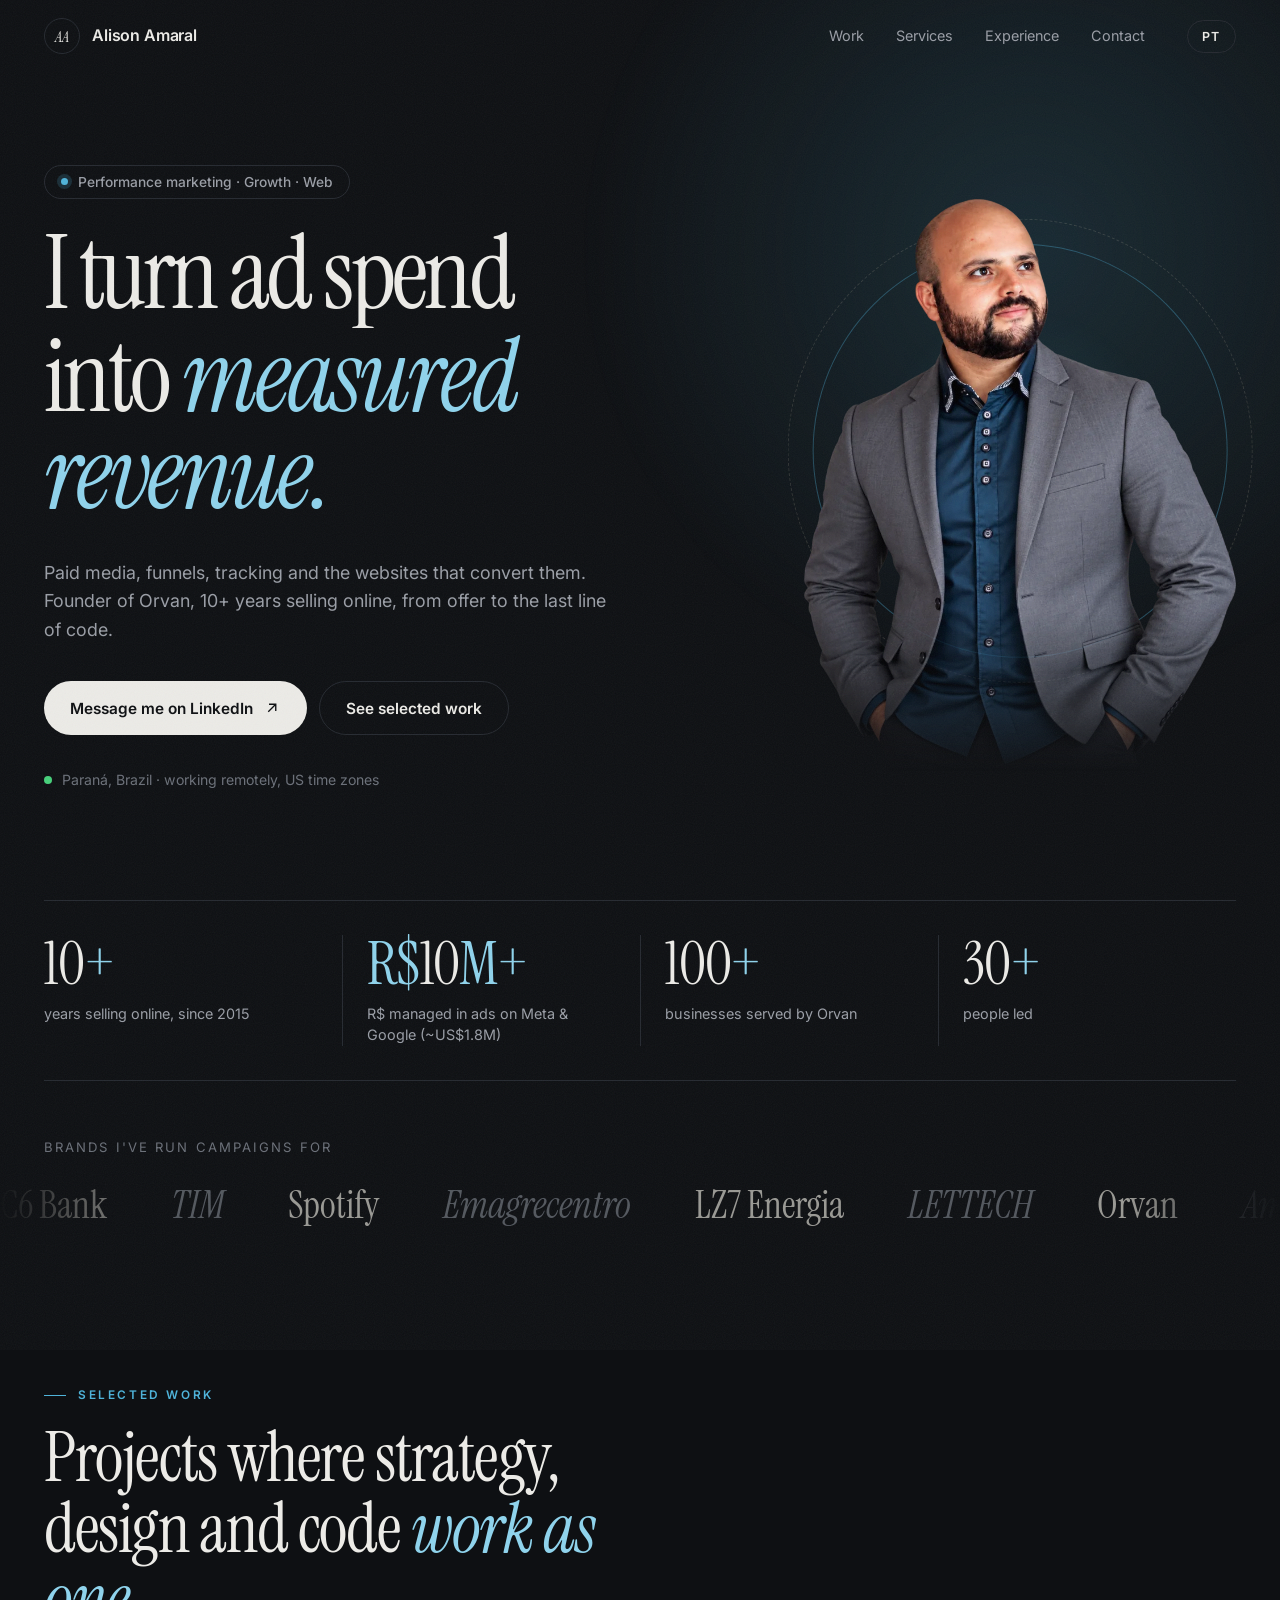
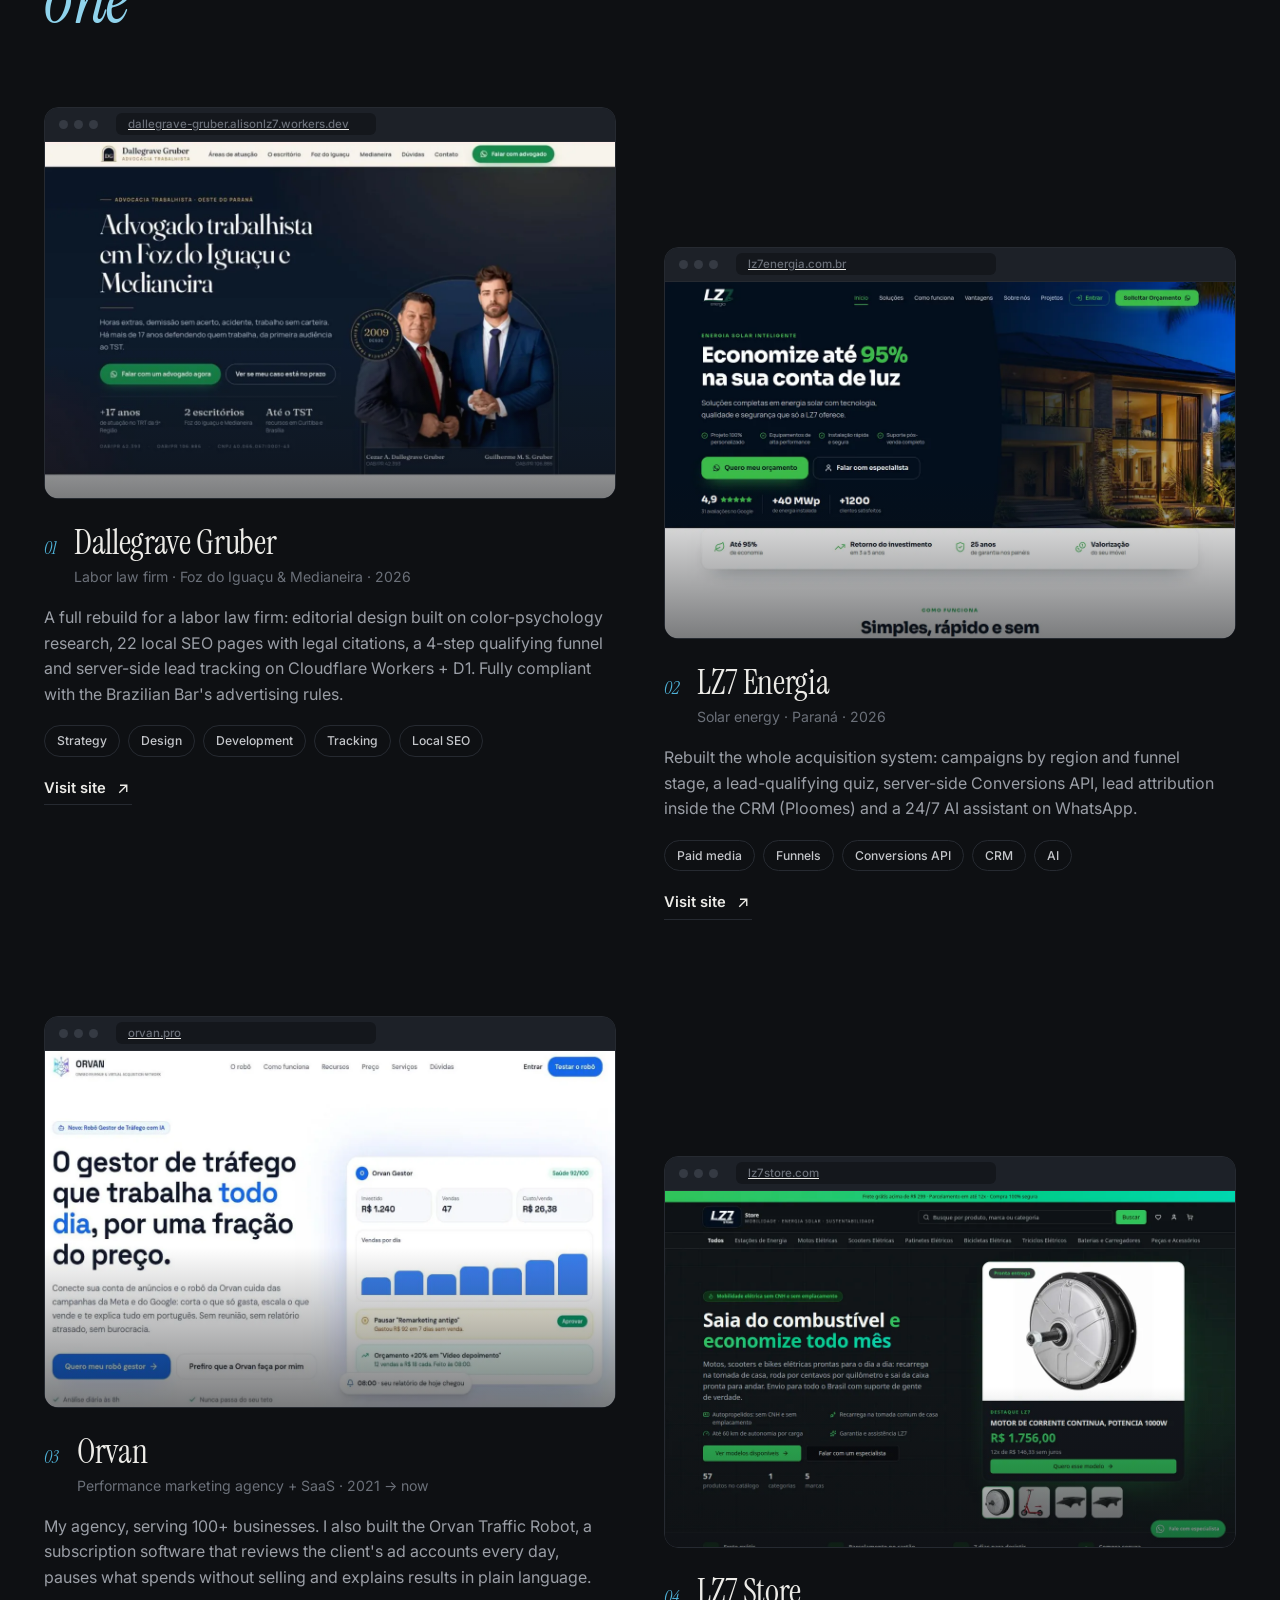
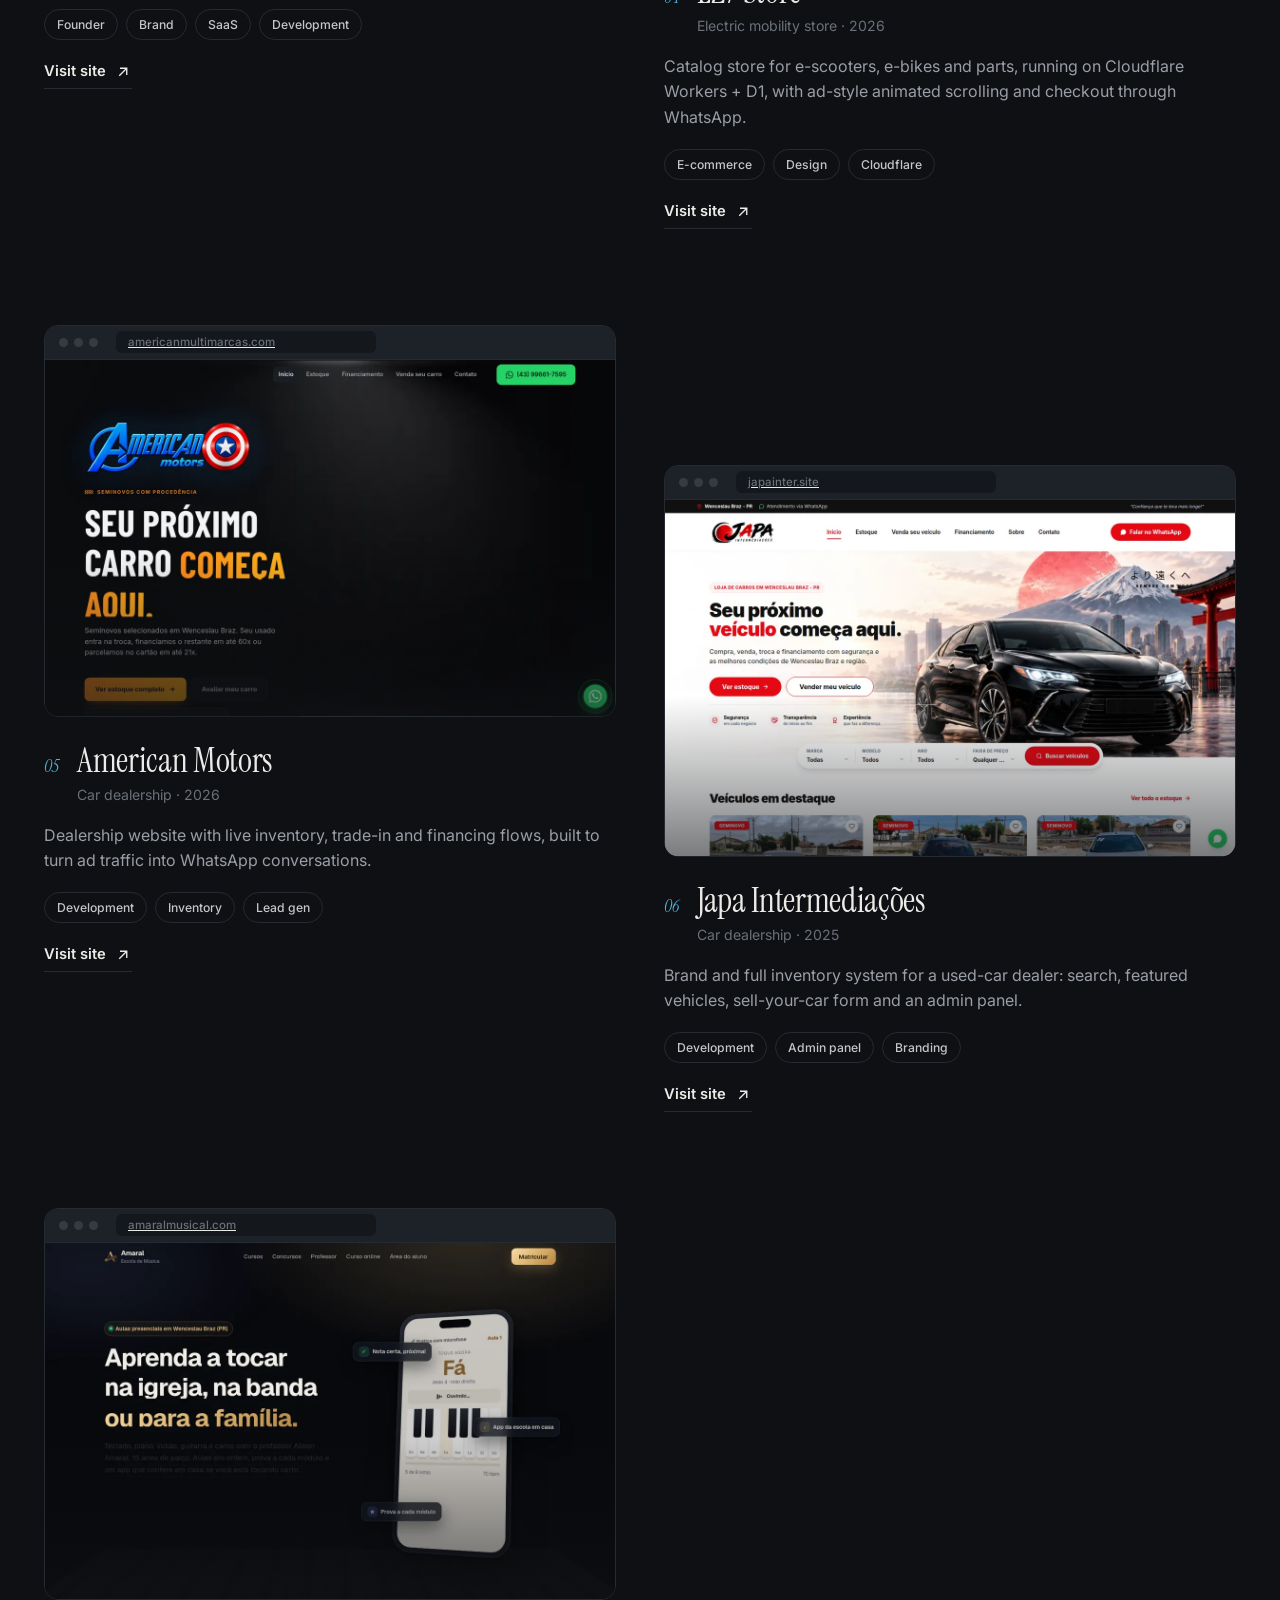
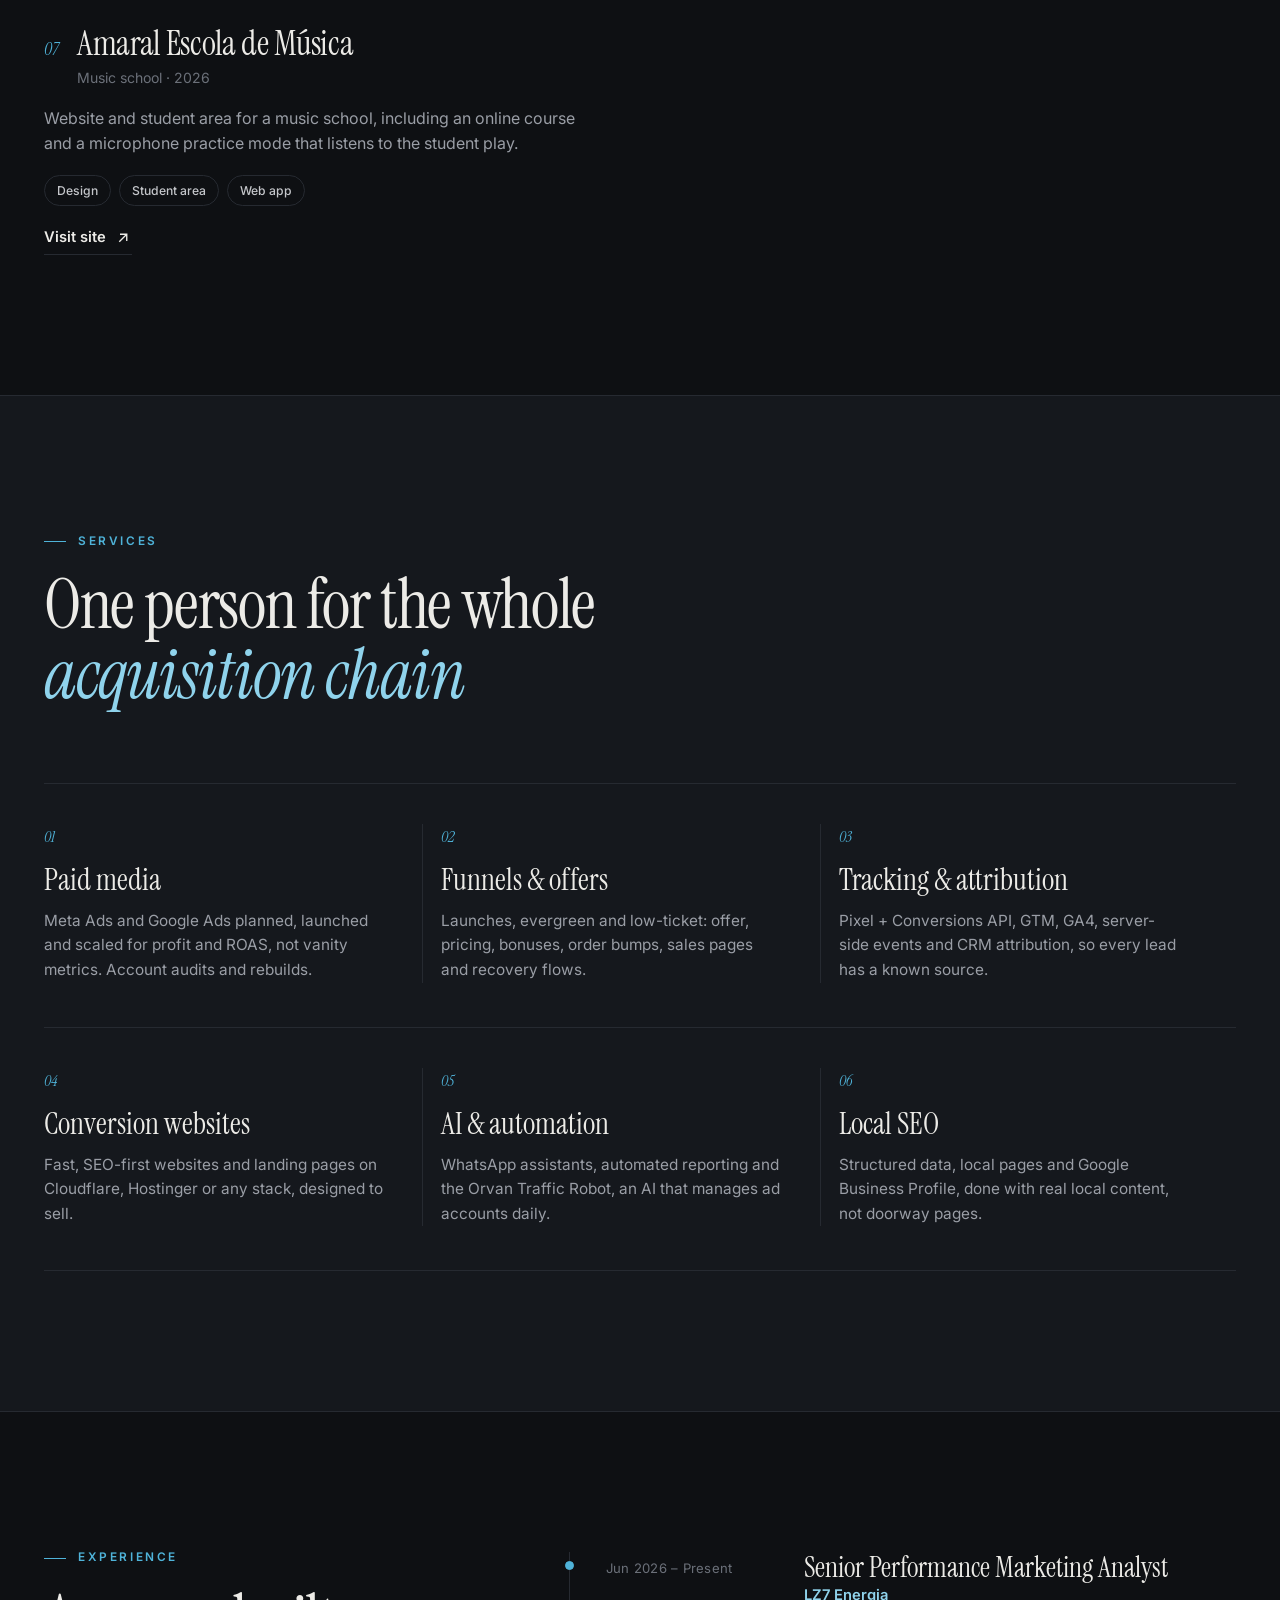
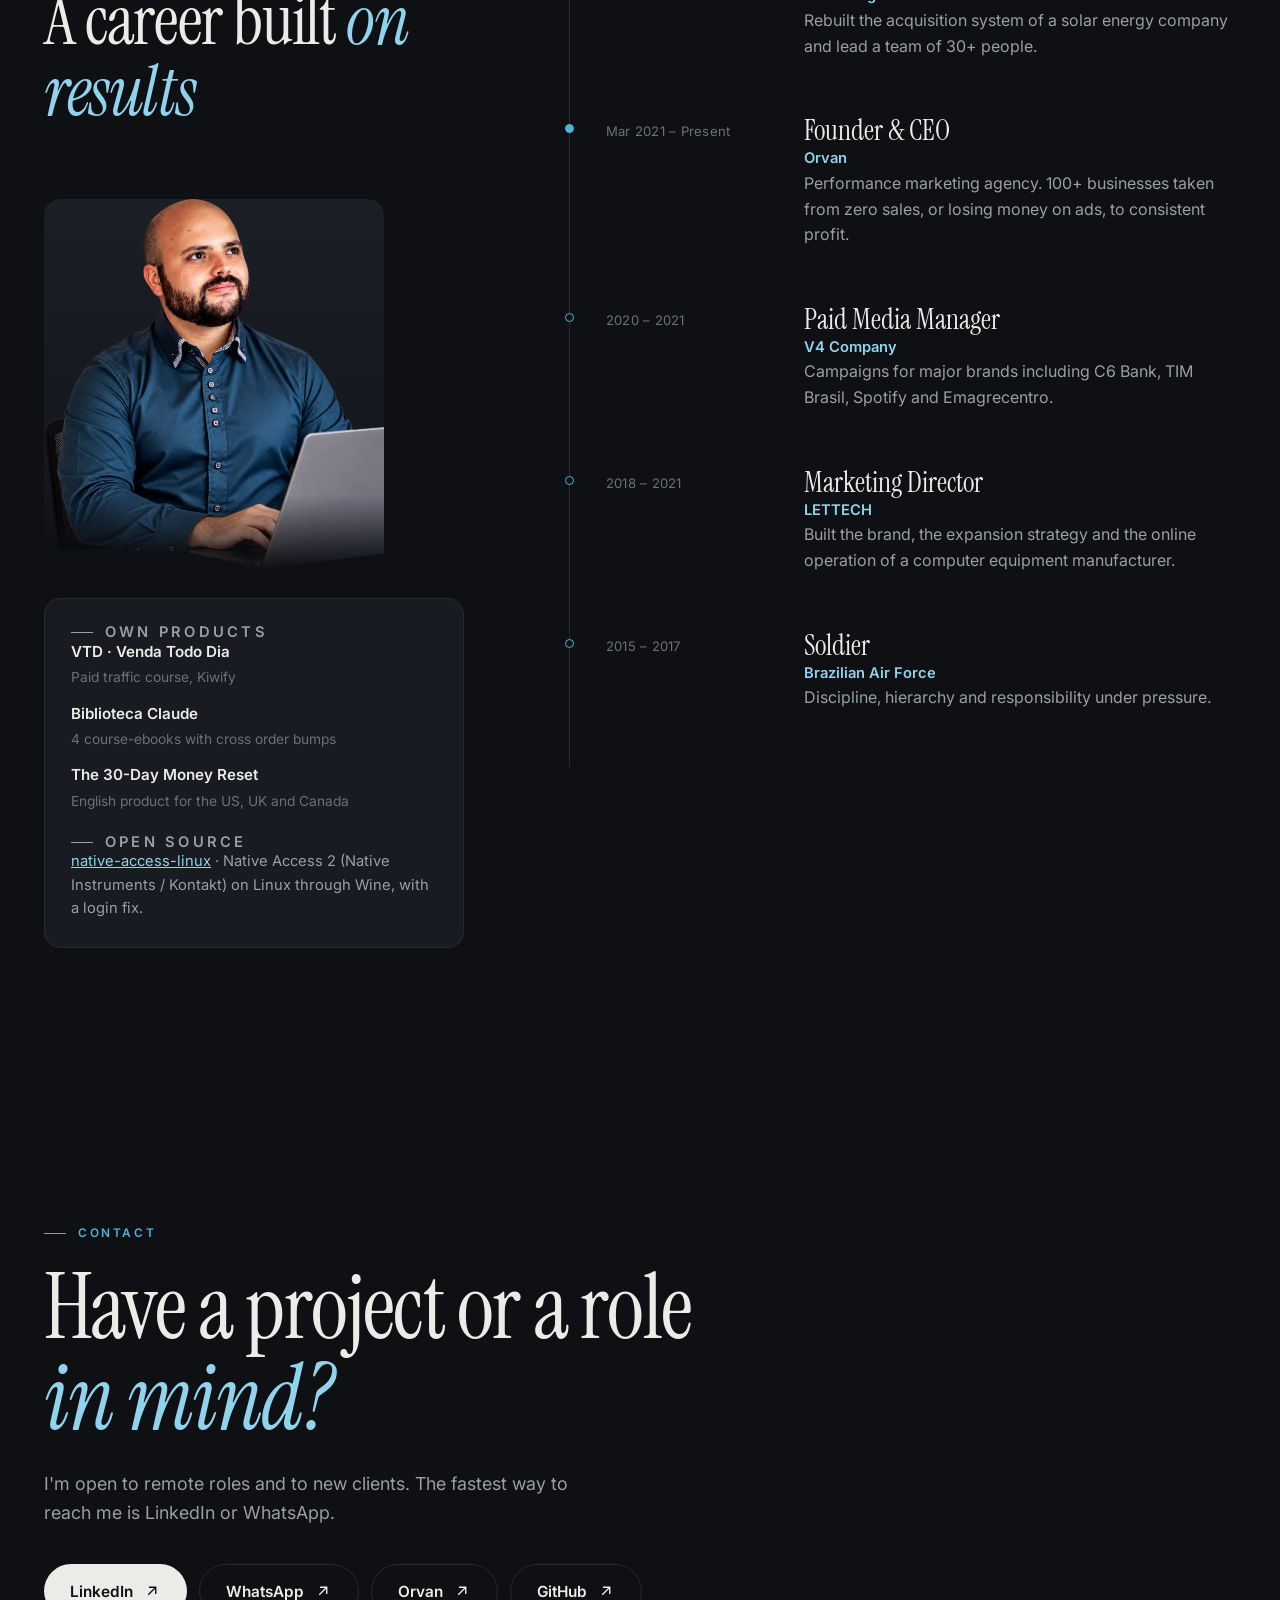
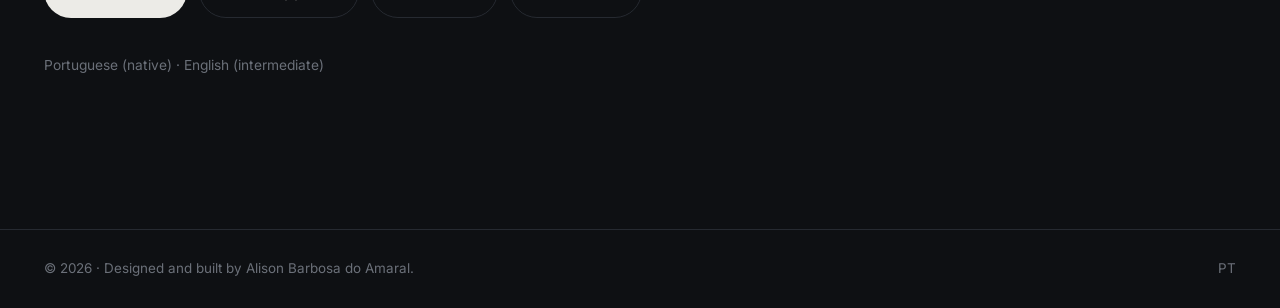
<file: index.html>
<!doctype html>
<html lang="en">
<head>
<meta charset="utf-8">
<script>document.documentElement.classList.add("js")</script>
<meta name="viewport" content="width=device-width,initial-scale=1,viewport-fit=cover">
<title>Alison Amaral · Performance Marketing, Growth &amp; Web</title>
<meta name="description" content="Alison Barbosa do Amaral: performance marketer with 10+ years in paid acquisition, R$10M+ (~US$1.8M) managed on Meta and Google, founder of Orvan. Funnels, tracking and conversion websites.">
<link rel="canonical" href="https://gardpardal.github.io/">
<link rel="alternate" hreflang="en" href="https://gardpardal.github.io/"><link rel="alternate" hreflang="pt-BR" href="https://gardpardal.github.io/pt/"><link rel="alternate" hreflang="x-default" href="https://gardpardal.github.io/">
<meta name="robots" content="index, follow, max-image-preview:large">
<meta name="theme-color" content="#0e1013">
<meta property="og:type" content="profile"><meta property="profile:first_name" content="Alison"><meta property="profile:last_name" content="Amaral">
<meta property="og:title" content="Alison Amaral · Performance Marketing, Growth &amp; Web"><meta property="og:description" content="Alison Barbosa do Amaral: performance marketer with 10+ years in paid acquisition, R$10M+ (~US$1.8M) managed on Meta and Google, founder of Orvan. Funnels, tracking and conversion websites.">
<meta property="og:url" content="https://gardpardal.github.io/"><meta property="og:image" content="https://gardpardal.github.io/img/og.jpg">
<meta property="og:locale" content="en_US"><meta name="twitter:card" content="summary_large_image">
<link rel="icon" href="/favicon.svg" type="image/svg+xml">
<link rel="preconnect" href="https://fonts.googleapis.com"><link rel="preconnect" href="https://fonts.gstatic.com" crossorigin>
<link rel="stylesheet" href="https://fonts.googleapis.com/css2?family=Instrument+Serif:ital@0;1&family=Inter:wght@400;500;600;700&display=swap">
<link rel="stylesheet" href="/assets/style.css?v=0f4cb6fd">
<link rel="preload" as="image" href="/img/alison.webp" fetchpriority="high">
<script type="application/ld+json">{"@context":"https://schema.org","@graph":[{"@type":"Person","@id":"https://gardpardal.github.io/#me","name":"Alison Barbosa do Amaral","alternateName":"Alison Amaral","jobTitle":"Performance Marketing Specialist","url":"https://gardpardal.github.io/","image":"https://gardpardal.github.io/img/avatar.jpg","sameAs":["https://www.linkedin.com/in/alisonamaral-ads","https://github.com/GardPardal","https://orvan.pro/alison-barbosa-do-amaral"],"worksFor":[{"@type":"Organization","name":"Orvan","url":"https://orvan.pro/"},{"@type":"Organization","name":"LZ7 Energia","url":"https://lz7energia.com.br"}],"alumniOf":{"@type":"Organization","name":"Força Aérea Brasileira"},"address":{"@type":"PostalAddress","addressRegion":"PR","addressCountry":"BR"},"knowsAbout":["Meta Ads","Google Ads","Conversions API","Google Tag Manager","GA4","Sales funnels","Local SEO","Cloudflare Workers","Marketing automation"],"knowsLanguage":["pt-BR","en"]},{"@type":"ProfilePage","@id":"https://gardpardal.github.io/#page","url":"https://gardpardal.github.io/","name":"Alison Amaral · Performance Marketing, Growth & Web","description":"Alison Barbosa do Amaral: performance marketer with 10+ years in paid acquisition, R$10M+ (~US$1.8M) managed on Meta and Google, founder of Orvan. Funnels, tracking and conversion websites.","inLanguage":"en","mainEntity":{"@id":"https://gardpardal.github.io/#me"},"dateModified":"2026-10-29"},{"@type":"ItemList","name":"Portfolio","itemListElement":[{"@type":"ListItem","position":1,"item":{"@type":"CreativeWork","name":"Dallegrave Gruber","url":"https://dallegrave-gruber.alisonlz7.workers.dev","creator":{"@id":"https://gardpardal.github.io/#me"}}},{"@type":"ListItem","position":2,"item":{"@type":"CreativeWork","name":"LZ7 Energia","url":"https://lz7energia.com.br","creator":{"@id":"https://gardpardal.github.io/#me"}}},{"@type":"ListItem","position":3,"item":{"@type":"CreativeWork","name":"Orvan","url":"https://orvan.pro","creator":{"@id":"https://gardpardal.github.io/#me"}}},{"@type":"ListItem","position":4,"item":{"@type":"CreativeWork","name":"LZ7 Store","url":"https://lz7store.com","creator":{"@id":"https://gardpardal.github.io/#me"}}},{"@type":"ListItem","position":5,"item":{"@type":"CreativeWork","name":"American Motors","url":"https://americanmultimarcas.com","creator":{"@id":"https://gardpardal.github.io/#me"}}},{"@type":"ListItem","position":6,"item":{"@type":"CreativeWork","name":"Japa Intermediações","url":"https://japainter.site","creator":{"@id":"https://gardpardal.github.io/#me"}}},{"@type":"ListItem","position":7,"item":{"@type":"CreativeWork","name":"Amaral Escola de Música","url":"https://amaralmusical.com","creator":{"@id":"https://gardpardal.github.io/#me"}}}]}]}</script>
</head>
<body>
<div class="grain" aria-hidden="true"></div>
<header class="top"><div class="wrap">
<a class="mark" href="/"><span>AA</span>Alison Amaral</a>
<nav aria-label="Main"><a href="#work">Work</a><a href="#services">Services</a><a href="#experience">Experience</a><a href="#contact">Contact</a></nav>
<a class="lang" href="/pt/" hreflang="pt-BR" lang="pt-BR">PT</a>
</div></header>
<main>
<section class="hero"><div class="wrap">
<div class="copy">
<p class="kicker">Performance marketing · Growth · Web</p>
<h1><span class="ln"><span>I turn ad spend</span></span> <span class="ln"><span>into <em>measured revenue.</em></span></span></h1>
<p class="lead">Paid media, funnels, tracking and the websites that convert them. Founder of Orvan, 10+ years selling online, from offer to the last line of code.</p>
<div class="ctas"><a class="btn primary magnet" href="https://www.linkedin.com/in/alisonamaral-ads" target="_blank" rel="noopener">Message me on LinkedIn <svg viewBox="0 0 24 24" width="18" height="18" fill="none" stroke="currentColor" stroke-width="1.8" aria-hidden="true"><path d="M7 17 17 7M8 7h9v9"/></svg></a><a class="btn ghost" href="#work">See selected work</a></div>
<p class="loc"><i></i>Paraná, Brazil · working remotely, US time zones</p>
</div>
<figure class="portrait"><div class="ring" aria-hidden="true"></div><img src="/img/alison.webp" width="760" height="1005" alt="Alison Barbosa do Amaral"></figure>
</div></section>
<section class="stats"><div class="wrap"><ul><li class="rv"><b><span class="pre"></span><span data-count="10">10</span><span class="suf">+</span></b><span>years selling online, since 2015</span></li><li class="rv"><b><span class="pre">R$</span><span data-count="10">10</span><span class="suf">M+</span></b><span>R$ managed in ads on Meta & Google (~US$1.8M)</span></li><li class="rv"><b><span class="pre"></span><span data-count="100">100</span><span class="suf">+</span></b><span>businesses served by Orvan</span></li><li class="rv"><b><span class="pre"></span><span data-count="30">30</span><span class="suf">+</span></b><span>people led</span></li></ul></div></section>
<section class="brands" aria-label="Brands I've run campaigns for"><p class="wrap">Brands I've run campaigns for</p><div class="marquee"><div class="track"><span>C6 Bank</span><span>TIM</span><span>Spotify</span><span>Emagrecentro</span><span>LZ7 Energia</span><span>LETTECH</span><span>Orvan</span><span>American Motors</span><span>Amaral</span><span>C6 Bank</span><span>TIM</span><span>Spotify</span><span>Emagrecentro</span><span>LZ7 Energia</span><span>LETTECH</span><span>Orvan</span><span>American Motors</span><span>Amaral</span></div></div></section>
<section class="sec" id="work"><div class="wrap">
<header class="head rv"><p class="k">Selected work</p><h2>Projects where strategy, design and code <em>work as one</em></h2></header>
<div class="works"><article class="work rv">
<a class="shot" href="https://dallegrave-gruber.alisonlz7.workers.dev" target="_blank" rel="noopener" aria-label="Dallegrave Gruber — Visit site">
<span class="bar"><i></i><i></i><i></i><em>dallegrave-gruber.alisonlz7.workers.dev</em></span>
<img src="/img/work/dallegrave.webp" width="1200" height="750" style="aspect-ratio:16/10;object-fit:cover" loading="eager" alt="Dallegrave Gruber: Labor law firm · Foz do Iguaçu &amp; Medianeira"></a>
<div class="meta"><span class="num">01</span><div><h3>Dallegrave Gruber</h3><p class="sub">Labor law firm · Foz do Iguaçu &amp; Medianeira · 2026</p></div></div>
<p class="desc">A full rebuild for a labor law firm: editorial design built on color-psychology research, 22 local SEO pages with legal citations, a 4-step qualifying funnel and server-side lead tracking on Cloudflare Workers + D1. Fully compliant with the Brazilian Bar&#x27;s advertising rules.</p><ul class="tags"><li>Strategy</li><li>Design</li><li>Development</li><li>Tracking</li><li>Local SEO</li></ul>
<a class="go" href="https://dallegrave-gruber.alisonlz7.workers.dev" target="_blank" rel="noopener">Visit site <svg viewBox="0 0 24 24" width="18" height="18" fill="none" stroke="currentColor" stroke-width="1.8" aria-hidden="true"><path d="M7 17 17 7M8 7h9v9"/></svg></a></article><article class="work rv">
<a class="shot" href="https://lz7energia.com.br" target="_blank" rel="noopener" aria-label="LZ7 Energia — Visit site">
<span class="bar"><i></i><i></i><i></i><em>lz7energia.com.br</em></span>
<img src="/img/work/lz7energia.webp" width="1200" height="750" style="aspect-ratio:16/10;object-fit:cover" loading="lazy" alt="LZ7 Energia: Solar energy · Paraná"></a>
<div class="meta"><span class="num">02</span><div><h3>LZ7 Energia</h3><p class="sub">Solar energy · Paraná · 2026</p></div></div>
<p class="desc">Rebuilt the whole acquisition system: campaigns by region and funnel stage, a lead-qualifying quiz, server-side Conversions API, lead attribution inside the CRM (Ploomes) and a 24/7 AI assistant on WhatsApp.</p><ul class="tags"><li>Paid media</li><li>Funnels</li><li>Conversions API</li><li>CRM</li><li>AI</li></ul>
<a class="go" href="https://lz7energia.com.br" target="_blank" rel="noopener">Visit site <svg viewBox="0 0 24 24" width="18" height="18" fill="none" stroke="currentColor" stroke-width="1.8" aria-hidden="true"><path d="M7 17 17 7M8 7h9v9"/></svg></a></article><article class="work rv">
<a class="shot" href="https://orvan.pro" target="_blank" rel="noopener" aria-label="Orvan — Visit site">
<span class="bar"><i></i><i></i><i></i><em>orvan.pro</em></span>
<img src="/img/work/orvan.webp" width="1200" height="750" style="aspect-ratio:16/10;object-fit:cover" loading="lazy" alt="Orvan: Performance marketing agency + SaaS"></a>
<div class="meta"><span class="num">03</span><div><h3>Orvan</h3><p class="sub">Performance marketing agency + SaaS · 2021 → now</p></div></div>
<p class="desc">My agency, serving 100+ businesses. I also built the Orvan Traffic Robot, a subscription software that reviews the client&#x27;s ad accounts every day, pauses what spends without selling and explains results in plain language.</p><ul class="tags"><li>Founder</li><li>Brand</li><li>SaaS</li><li>Development</li></ul>
<a class="go" href="https://orvan.pro" target="_blank" rel="noopener">Visit site <svg viewBox="0 0 24 24" width="18" height="18" fill="none" stroke="currentColor" stroke-width="1.8" aria-hidden="true"><path d="M7 17 17 7M8 7h9v9"/></svg></a></article><article class="work rv">
<a class="shot" href="https://lz7store.com" target="_blank" rel="noopener" aria-label="LZ7 Store — Visit site">
<span class="bar"><i></i><i></i><i></i><em>lz7store.com</em></span>
<img src="/img/work/lz7store.webp" width="1200" height="750" style="aspect-ratio:16/10;object-fit:cover" loading="lazy" alt="LZ7 Store: Electric mobility store"></a>
<div class="meta"><span class="num">04</span><div><h3>LZ7 Store</h3><p class="sub">Electric mobility store · 2026</p></div></div>
<p class="desc">Catalog store for e-scooters, e-bikes and parts, running on Cloudflare Workers + D1, with ad-style animated scrolling and checkout through WhatsApp.</p><ul class="tags"><li>E-commerce</li><li>Design</li><li>Cloudflare</li></ul>
<a class="go" href="https://lz7store.com" target="_blank" rel="noopener">Visit site <svg viewBox="0 0 24 24" width="18" height="18" fill="none" stroke="currentColor" stroke-width="1.8" aria-hidden="true"><path d="M7 17 17 7M8 7h9v9"/></svg></a></article><article class="work rv">
<a class="shot" href="https://americanmultimarcas.com" target="_blank" rel="noopener" aria-label="American Motors — Visit site">
<span class="bar"><i></i><i></i><i></i><em>americanmultimarcas.com</em></span>
<img src="/img/work/american.webp" width="1200" height="750" style="aspect-ratio:16/10;object-fit:cover" loading="lazy" alt="American Motors: Car dealership"></a>
<div class="meta"><span class="num">05</span><div><h3>American Motors</h3><p class="sub">Car dealership · 2026</p></div></div>
<p class="desc">Dealership website with live inventory, trade-in and financing flows, built to turn ad traffic into WhatsApp conversations.</p><ul class="tags"><li>Development</li><li>Inventory</li><li>Lead gen</li></ul>
<a class="go" href="https://americanmultimarcas.com" target="_blank" rel="noopener">Visit site <svg viewBox="0 0 24 24" width="18" height="18" fill="none" stroke="currentColor" stroke-width="1.8" aria-hidden="true"><path d="M7 17 17 7M8 7h9v9"/></svg></a></article><article class="work rv">
<a class="shot" href="https://japainter.site" target="_blank" rel="noopener" aria-label="Japa Intermediações — Visit site">
<span class="bar"><i></i><i></i><i></i><em>japainter.site</em></span>
<img src="/img/work/japa.webp" width="1200" height="750" style="aspect-ratio:16/10;object-fit:cover" loading="lazy" alt="Japa Intermediações: Car dealership"></a>
<div class="meta"><span class="num">06</span><div><h3>Japa Intermediações</h3><p class="sub">Car dealership · 2025</p></div></div>
<p class="desc">Brand and full inventory system for a used-car dealer: search, featured vehicles, sell-your-car form and an admin panel.</p><ul class="tags"><li>Development</li><li>Admin panel</li><li>Branding</li></ul>
<a class="go" href="https://japainter.site" target="_blank" rel="noopener">Visit site <svg viewBox="0 0 24 24" width="18" height="18" fill="none" stroke="currentColor" stroke-width="1.8" aria-hidden="true"><path d="M7 17 17 7M8 7h9v9"/></svg></a></article><article class="work rv">
<a class="shot" href="https://amaralmusical.com" target="_blank" rel="noopener" aria-label="Amaral Escola de Música — Visit site">
<span class="bar"><i></i><i></i><i></i><em>amaralmusical.com</em></span>
<img src="/img/work/amaral.webp" width="1200" height="750" style="aspect-ratio:16/10;object-fit:cover" loading="lazy" alt="Amaral Escola de Música: Music school"></a>
<div class="meta"><span class="num">07</span><div><h3>Amaral Escola de Música</h3><p class="sub">Music school · 2026</p></div></div>
<p class="desc">Website and student area for a music school, including an online course and a microphone practice mode that listens to the student play.</p><ul class="tags"><li>Design</li><li>Student area</li><li>Web app</li></ul>
<a class="go" href="https://amaralmusical.com" target="_blank" rel="noopener">Visit site <svg viewBox="0 0 24 24" width="18" height="18" fill="none" stroke="currentColor" stroke-width="1.8" aria-hidden="true"><path d="M7 17 17 7M8 7h9v9"/></svg></a></article></div></div></section>
<section class="sec dark" id="services"><div class="wrap">
<header class="head rv"><p class="k">Services</p><h2>One person for the whole <em>acquisition chain</em></h2></header>
<ol class="svc"><li class="rv"><span class="i">01</span><h3>Paid media</h3><p>Meta Ads and Google Ads planned, launched and scaled for profit and ROAS, not vanity metrics. Account audits and rebuilds.</p></li><li class="rv"><span class="i">02</span><h3>Funnels & offers</h3><p>Launches, evergreen and low-ticket: offer, pricing, bonuses, order bumps, sales pages and recovery flows.</p></li><li class="rv"><span class="i">03</span><h3>Tracking & attribution</h3><p>Pixel + Conversions API, GTM, GA4, server-side events and CRM attribution, so every lead has a known source.</p></li><li class="rv"><span class="i">04</span><h3>Conversion websites</h3><p>Fast, SEO-first websites and landing pages on Cloudflare, Hostinger or any stack, designed to sell.</p></li><li class="rv"><span class="i">05</span><h3>AI & automation</h3><p>WhatsApp assistants, automated reporting and the Orvan Traffic Robot, an AI that manages ad accounts daily.</p></li><li class="rv"><span class="i">06</span><h3>Local SEO</h3><p>Structured data, local pages and Google Business Profile, done with real local content, not doorway pages.</p></li></ol></div></section>
<section class="sec" id="experience"><div class="wrap exp-grid">
<div class="exp-side"><header class="head rv"><p class="k">Experience</p><h2>A career built <em>on results</em></h2></header>
<img class="rv" src="/img/alison-notebook.webp" width="640" height="684" loading="lazy" alt="Alison Amaral">
<div class="side-box rv"><p class="k">Own products</p><ul class="prod"><li><b>VTD · Venda Todo Dia</b><span>Paid traffic course, Kiwify</span></li><li><b>Biblioteca Claude</b><span>4 course-ebooks with cross order bumps</span></li><li><b>The 30-Day Money Reset</b><span>English product for the US, UK and Canada</span></li></ul>
<p class="k" style="margin-top:22px">Open source</p><p><a href="https://github.com/GardPardal/native-access-linux" target="_blank" rel="noopener">native-access-linux</a> · Native Access 2 (Native Instruments / Kontakt) on Linux through Wine, with a login fix.</p></div></div>
<ol class="timeline"><li class="rv"><span class="when">Jun 2026 – Present</span><div><h3>Senior Performance Marketing Analyst</h3><p class="org">LZ7 Energia</p><p>Rebuilt the acquisition system of a solar energy company and lead a team of 30+ people.</p></div></li><li class="rv"><span class="when">Mar 2021 – Present</span><div><h3>Founder & CEO</h3><p class="org">Orvan</p><p>Performance marketing agency. 100+ businesses taken from zero sales, or losing money on ads, to consistent profit.</p></div></li><li class="rv"><span class="when">2020 – 2021</span><div><h3>Paid Media Manager</h3><p class="org">V4 Company</p><p>Campaigns for major brands including C6 Bank, TIM Brasil, Spotify and Emagrecentro.</p></div></li><li class="rv"><span class="when">2018 – 2021</span><div><h3>Marketing Director</h3><p class="org">LETTECH</p><p>Built the brand, the expansion strategy and the online operation of a computer equipment manufacturer.</p></div></li><li class="rv"><span class="when">2015 – 2017</span><div><h3>Soldier</h3><p class="org">Brazilian Air Force</p><p>Discipline, hierarchy and responsibility under pressure.</p></div></li></ol></div></section>
<section class="sec contact" id="contact"><div class="wrap">
<p class="k rv">Contact</p><h2 class="rv">Have a project or a role <em>in mind?</em></h2>
<p class="lead rv">I'm open to remote roles and to new clients. The fastest way to reach me is LinkedIn or WhatsApp.</p>
<div class="ctas rv"><a class="btn primary magnet" href="https://www.linkedin.com/in/alisonamaral-ads" target="_blank" rel="noopener">LinkedIn <svg viewBox="0 0 24 24" width="18" height="18" fill="none" stroke="currentColor" stroke-width="1.8" aria-hidden="true"><path d="M7 17 17 7M8 7h9v9"/></svg></a><a class="btn ghost" href="https://wa.me/5543999146088" target="_blank" rel="noopener">WhatsApp <svg viewBox="0 0 24 24" width="18" height="18" fill="none" stroke="currentColor" stroke-width="1.8" aria-hidden="true"><path d="M7 17 17 7M8 7h9v9"/></svg></a><a class="btn ghost" href="https://orvan.pro/" target="_blank" rel="noopener">Orvan <svg viewBox="0 0 24 24" width="18" height="18" fill="none" stroke="currentColor" stroke-width="1.8" aria-hidden="true"><path d="M7 17 17 7M8 7h9v9"/></svg></a><a class="btn ghost" href="https://github.com/GardPardal" target="_blank" rel="noopener">GitHub <svg viewBox="0 0 24 24" width="18" height="18" fill="none" stroke="currentColor" stroke-width="1.8" aria-hidden="true"><path d="M7 17 17 7M8 7h9v9"/></svg></a></div>
<p class="langs rv">Portuguese (native) · English (intermediate)</p>
</div></section>
</main>
<footer class="foot"><div class="wrap"><span>© 2026 · Designed and built by Alison Barbosa do Amaral.</span><a href="/pt/">PT</a></div></footer>
<script src="/assets/main.js?v=2f96fe33" defer></script>
</body></html>
</file>
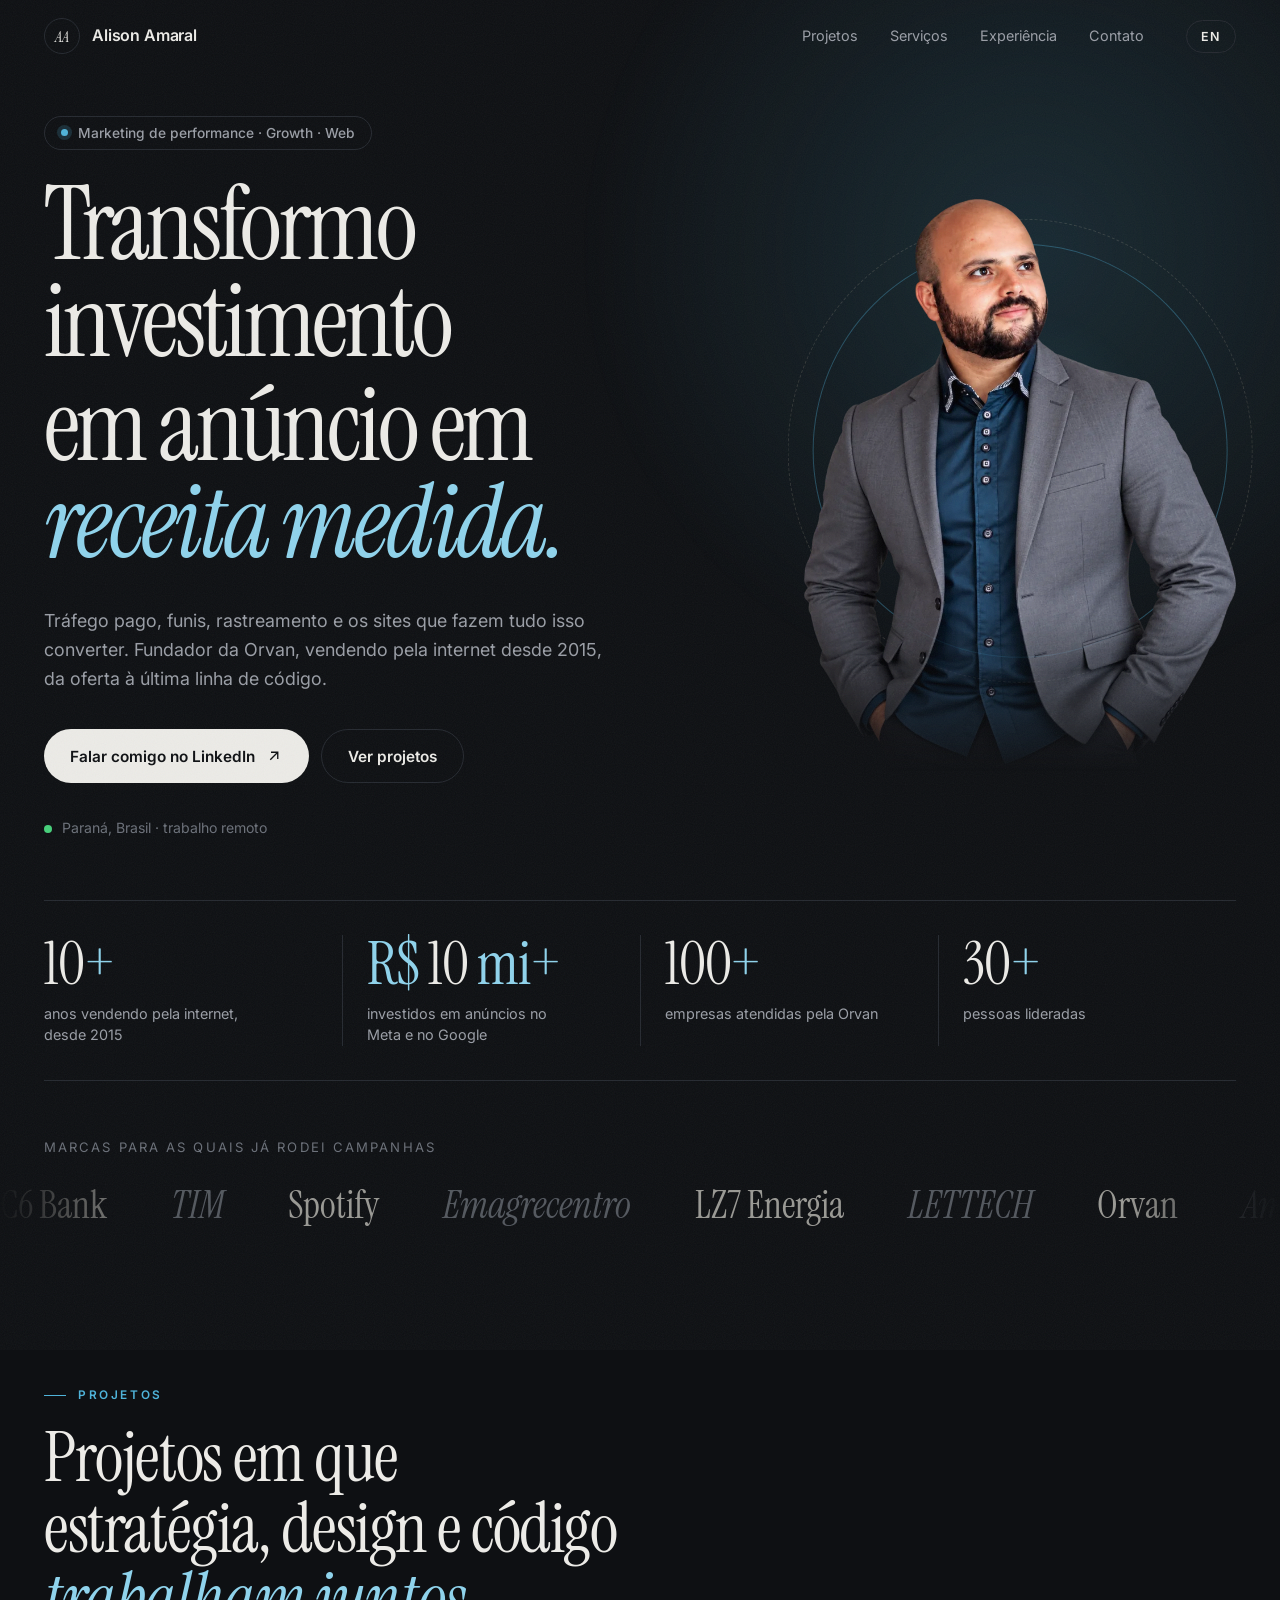
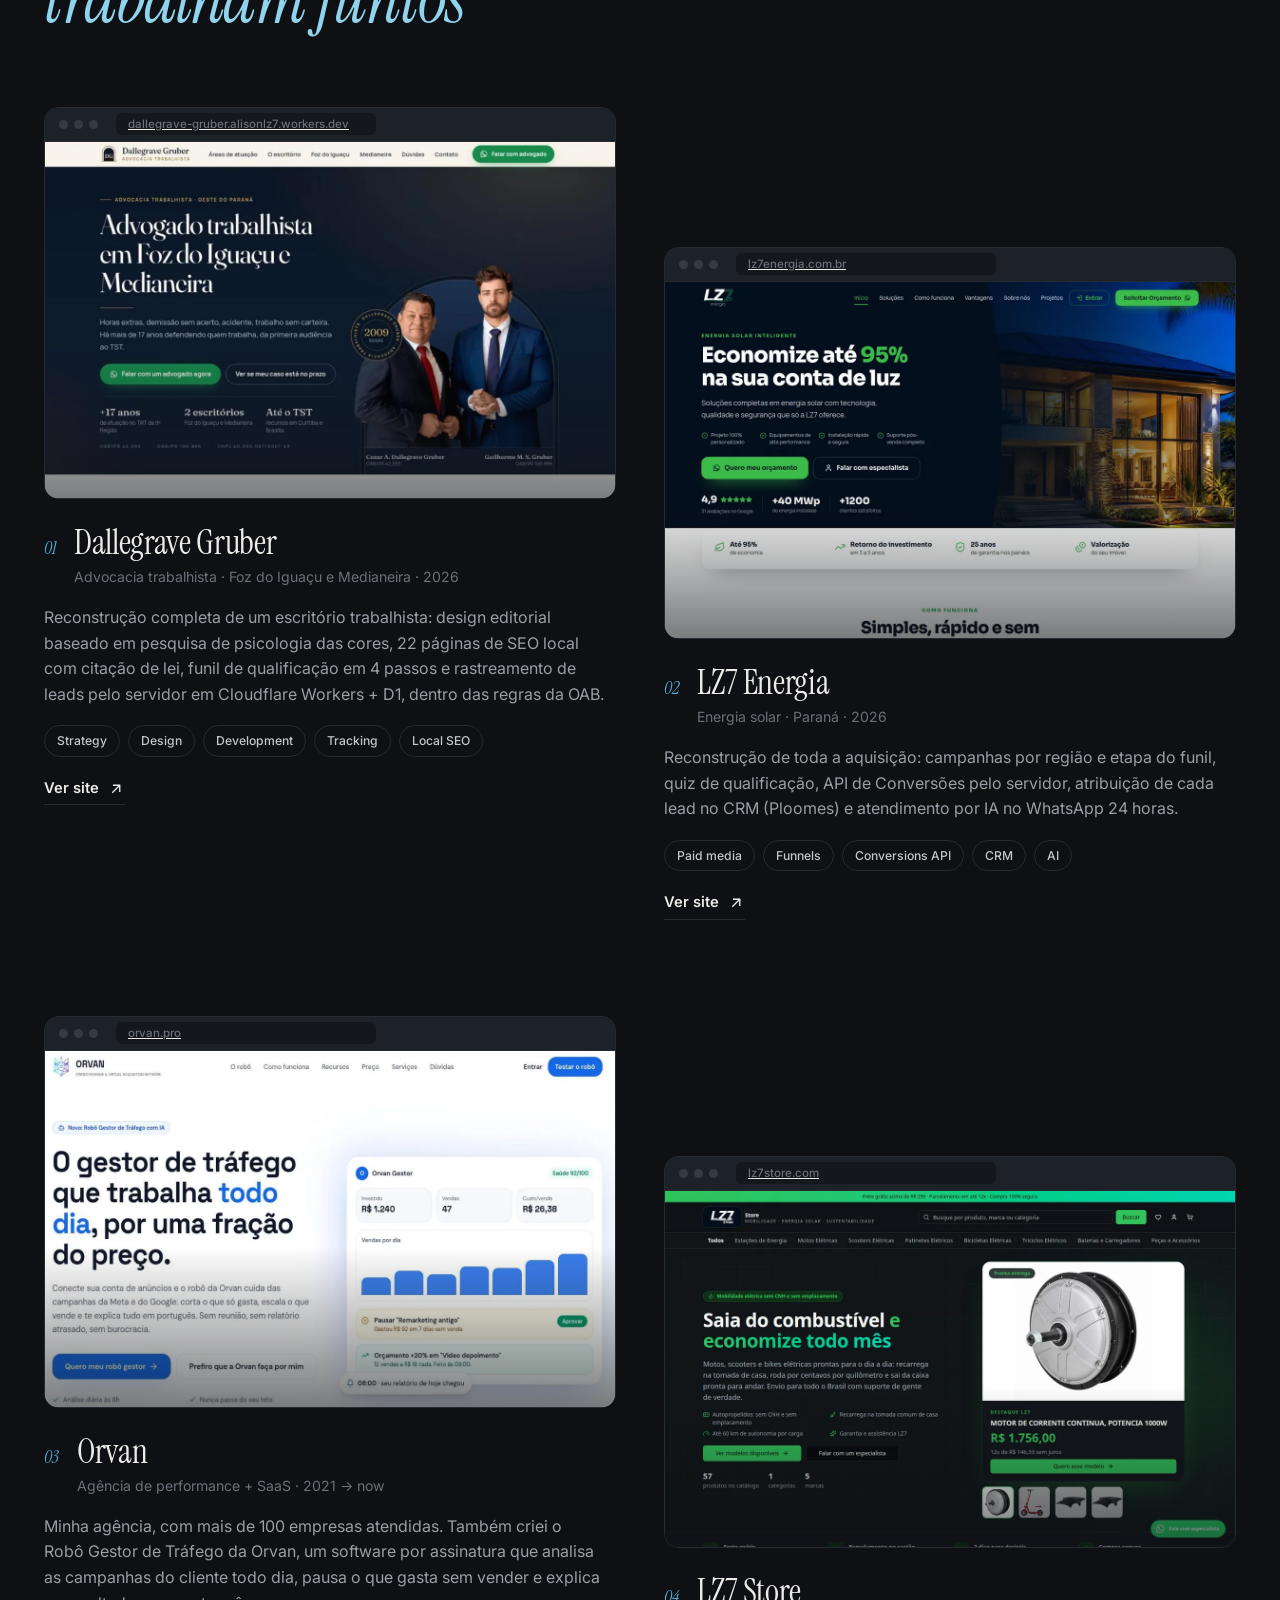
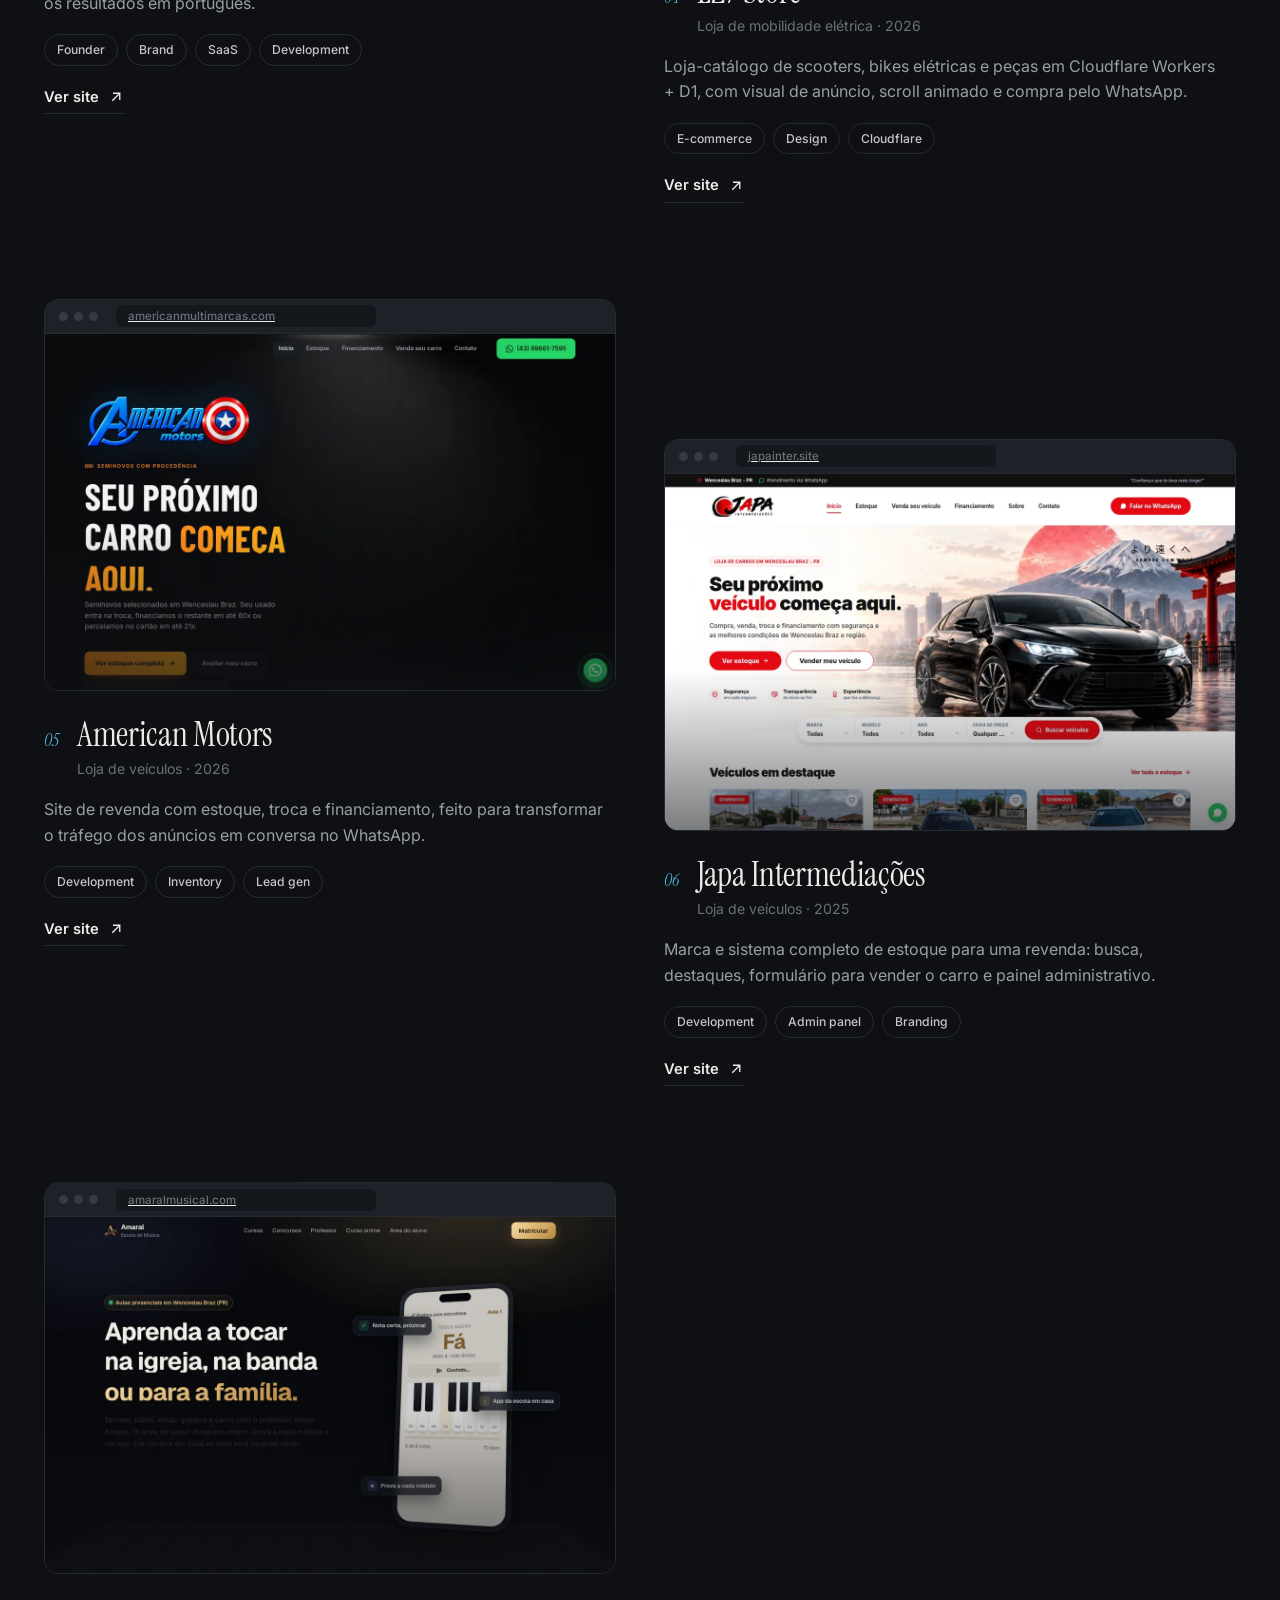
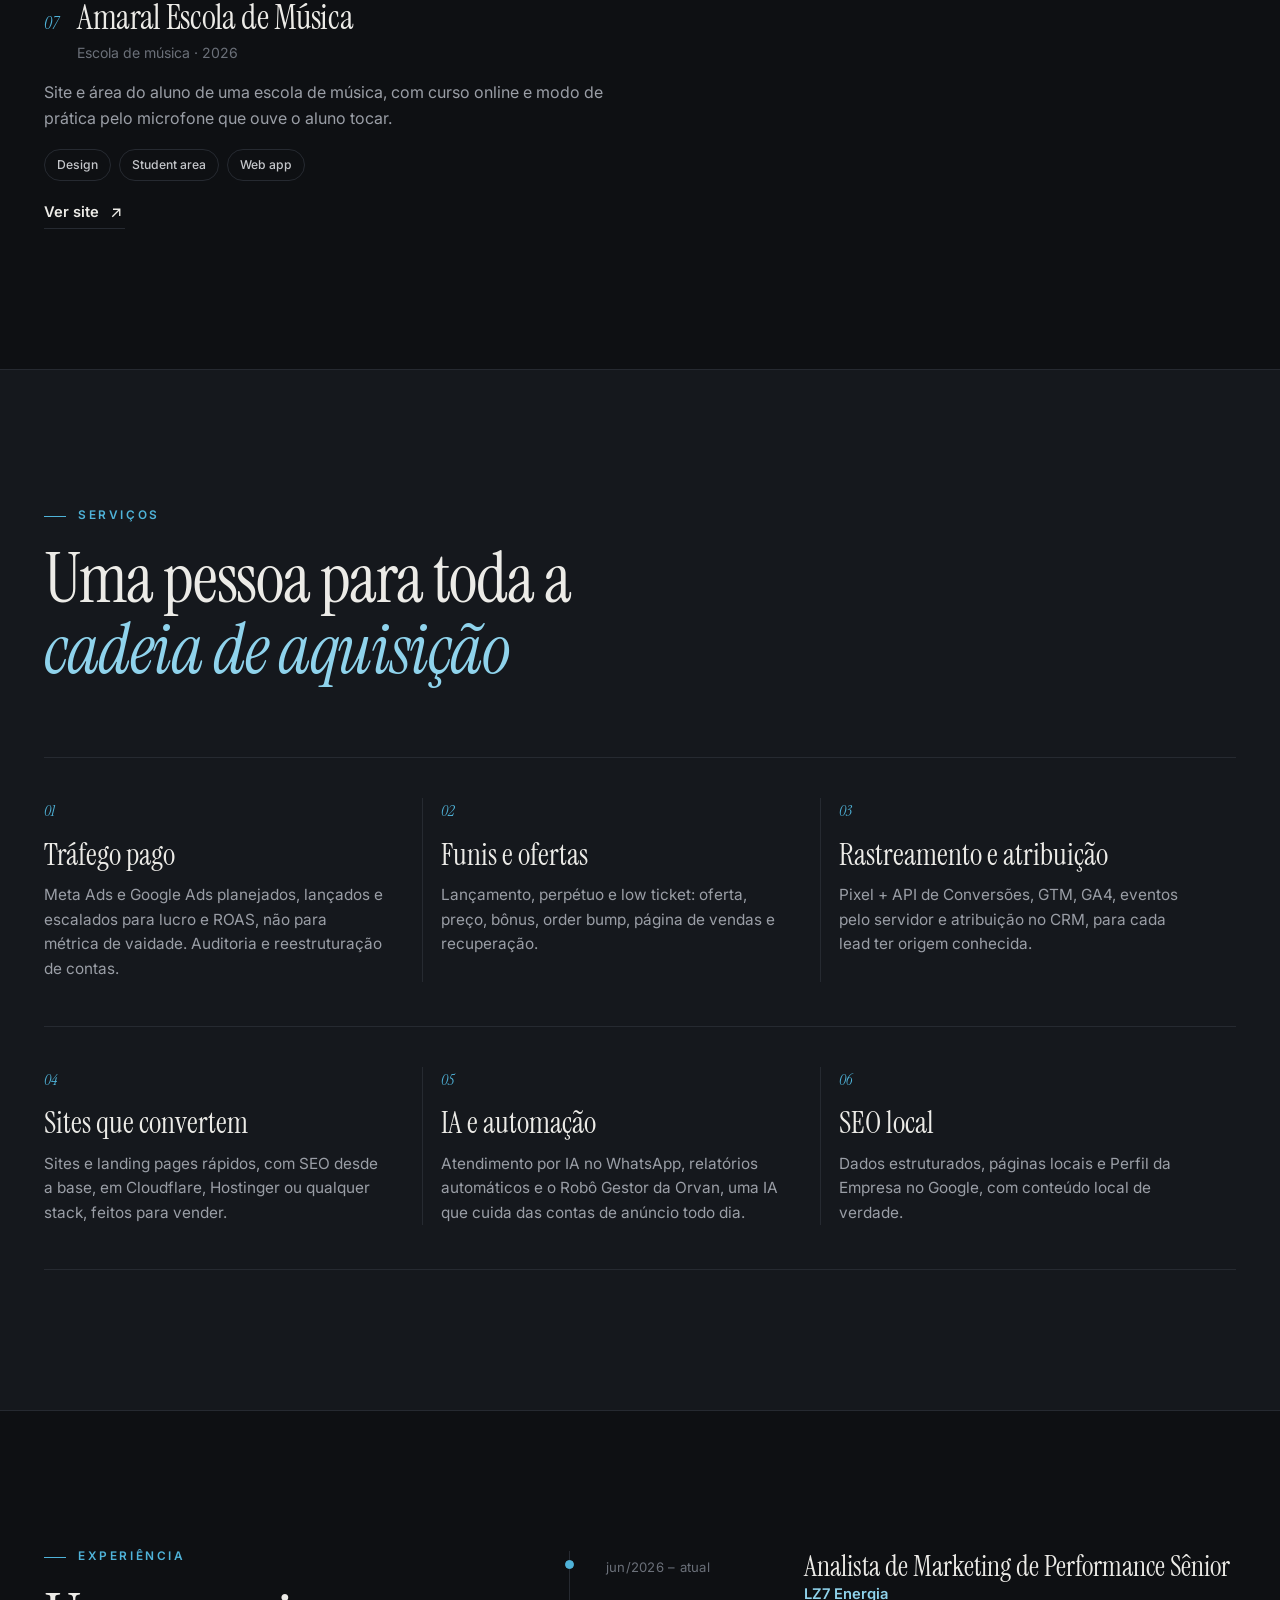
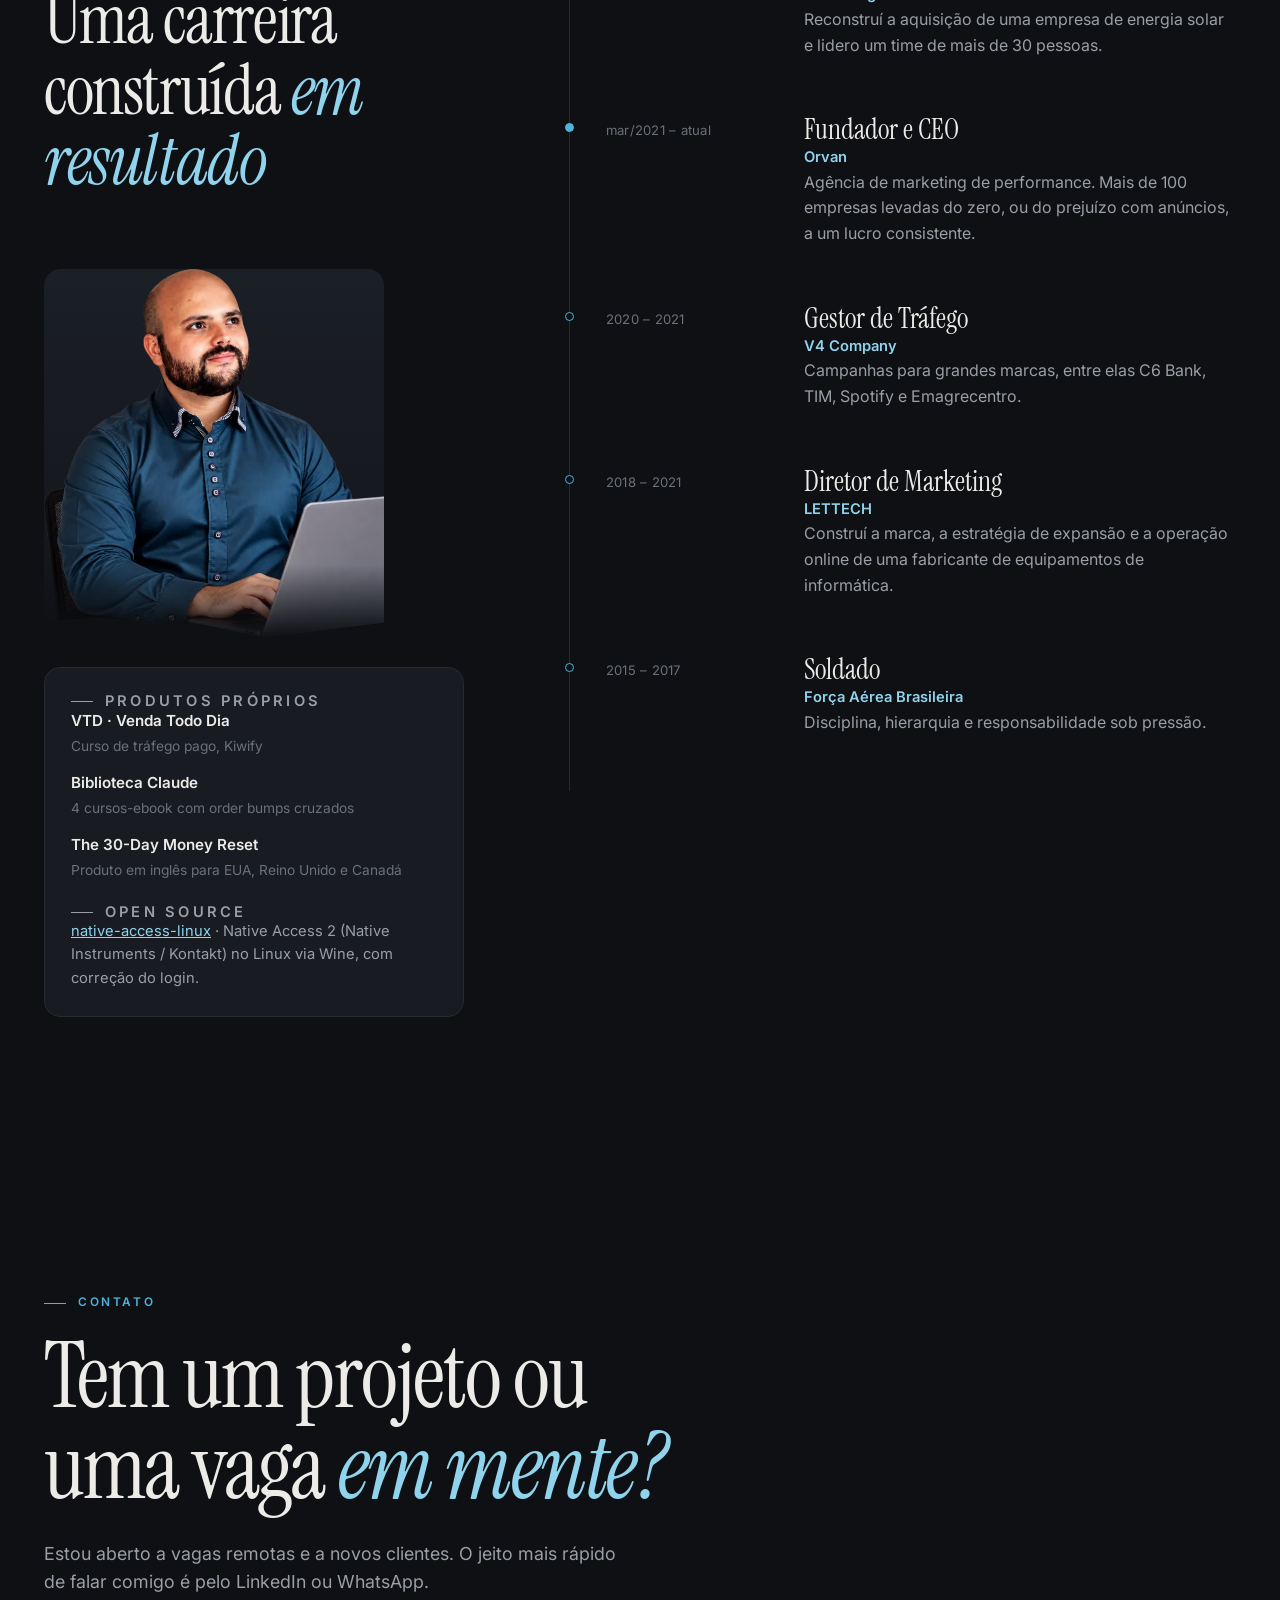
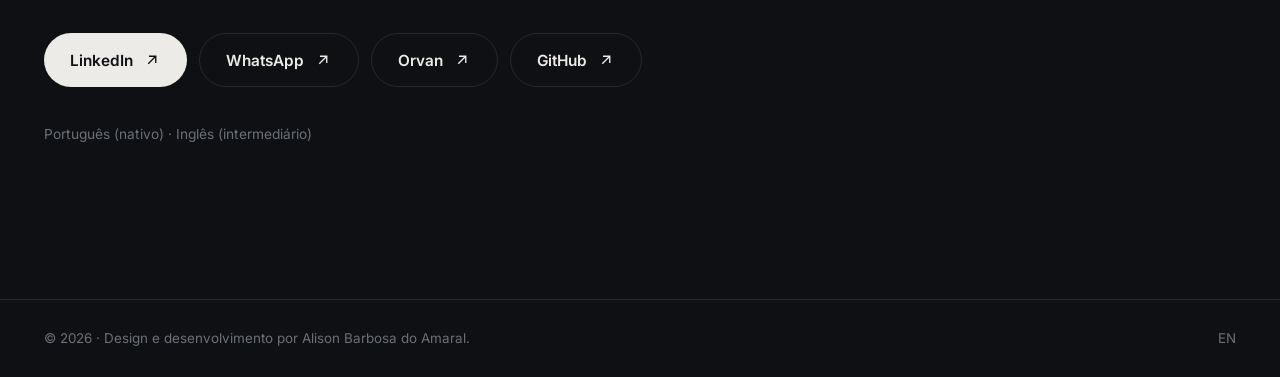
<file: pt/index.html>
<!doctype html>
<html lang="pt-BR">
<head>
<meta charset="utf-8">
<script>document.documentElement.classList.add("js")</script>
<meta name="viewport" content="width=device-width,initial-scale=1,viewport-fit=cover">
<title>Alison Barbosa do Amaral · Marketing de Performance, Growth e Web</title>
<meta name="description" content="Alison Barbosa do Amaral: gestor de tráfego e marketing de performance há mais de 10 anos, R$ 10 mi+ investidos em Meta e Google, fundador da Orvan. Funis, rastreamento e sites que convertem.">
<link rel="canonical" href="https://gardpardal.github.io/pt/">
<link rel="alternate" hreflang="en" href="https://gardpardal.github.io/"><link rel="alternate" hreflang="pt-BR" href="https://gardpardal.github.io/pt/"><link rel="alternate" hreflang="x-default" href="https://gardpardal.github.io/">
<meta name="robots" content="index, follow, max-image-preview:large">
<meta name="theme-color" content="#0e1013">
<meta property="og:type" content="profile"><meta property="profile:first_name" content="Alison"><meta property="profile:last_name" content="Amaral">
<meta property="og:title" content="Alison Barbosa do Amaral · Marketing de Performance, Growth e Web"><meta property="og:description" content="Alison Barbosa do Amaral: gestor de tráfego e marketing de performance há mais de 10 anos, R$ 10 mi+ investidos em Meta e Google, fundador da Orvan. Funis, rastreamento e sites que convertem.">
<meta property="og:url" content="https://gardpardal.github.io/pt/"><meta property="og:image" content="https://gardpardal.github.io/img/og.jpg">
<meta property="og:locale" content="pt_BR"><meta name="twitter:card" content="summary_large_image">
<link rel="icon" href="/favicon.svg" type="image/svg+xml">
<link rel="preconnect" href="https://fonts.googleapis.com"><link rel="preconnect" href="https://fonts.gstatic.com" crossorigin>
<link rel="stylesheet" href="https://fonts.googleapis.com/css2?family=Instrument+Serif:ital@0;1&family=Inter:wght@400;500;600;700&display=swap">
<link rel="stylesheet" href="/assets/style.css?v=0f4cb6fd">
<link rel="preload" as="image" href="/img/alison.webp" fetchpriority="high">
<script type="application/ld+json">{"@context":"https://schema.org","@graph":[{"@type":"Person","@id":"https://gardpardal.github.io/#me","name":"Alison Barbosa do Amaral","alternateName":"Alison Amaral","jobTitle":"Especialista em Marketing de Performance","url":"https://gardpardal.github.io/","image":"https://gardpardal.github.io/img/avatar.jpg","sameAs":["https://www.linkedin.com/in/alisonamaral-ads","https://github.com/GardPardal","https://orvan.pro/alison-barbosa-do-amaral"],"worksFor":[{"@type":"Organization","name":"Orvan","url":"https://orvan.pro/"},{"@type":"Organization","name":"LZ7 Energia","url":"https://lz7energia.com.br"}],"alumniOf":{"@type":"Organization","name":"Força Aérea Brasileira"},"address":{"@type":"PostalAddress","addressRegion":"PR","addressCountry":"BR"},"knowsAbout":["Meta Ads","Google Ads","Conversions API","Google Tag Manager","GA4","Sales funnels","Local SEO","Cloudflare Workers","Marketing automation"],"knowsLanguage":["pt-BR","en"]},{"@type":"ProfilePage","@id":"https://gardpardal.github.io/pt/#page","url":"https://gardpardal.github.io/pt/","name":"Alison Barbosa do Amaral · Marketing de Performance, Growth e Web","description":"Alison Barbosa do Amaral: gestor de tráfego e marketing de performance há mais de 10 anos, R$ 10 mi+ investidos em Meta e Google, fundador da Orvan. Funis, rastreamento e sites que convertem.","inLanguage":"pt-BR","mainEntity":{"@id":"https://gardpardal.github.io/#me"},"dateModified":"2026-10-29"},{"@type":"ItemList","name":"Portfolio","itemListElement":[{"@type":"ListItem","position":1,"item":{"@type":"CreativeWork","name":"Dallegrave Gruber","url":"https://dallegrave-gruber.alisonlz7.workers.dev","creator":{"@id":"https://gardpardal.github.io/#me"}}},{"@type":"ListItem","position":2,"item":{"@type":"CreativeWork","name":"LZ7 Energia","url":"https://lz7energia.com.br","creator":{"@id":"https://gardpardal.github.io/#me"}}},{"@type":"ListItem","position":3,"item":{"@type":"CreativeWork","name":"Orvan","url":"https://orvan.pro","creator":{"@id":"https://gardpardal.github.io/#me"}}},{"@type":"ListItem","position":4,"item":{"@type":"CreativeWork","name":"LZ7 Store","url":"https://lz7store.com","creator":{"@id":"https://gardpardal.github.io/#me"}}},{"@type":"ListItem","position":5,"item":{"@type":"CreativeWork","name":"American Motors","url":"https://americanmultimarcas.com","creator":{"@id":"https://gardpardal.github.io/#me"}}},{"@type":"ListItem","position":6,"item":{"@type":"CreativeWork","name":"Japa Intermediações","url":"https://japainter.site","creator":{"@id":"https://gardpardal.github.io/#me"}}},{"@type":"ListItem","position":7,"item":{"@type":"CreativeWork","name":"Amaral Escola de Música","url":"https://amaralmusical.com","creator":{"@id":"https://gardpardal.github.io/#me"}}}]}]}</script>
</head>
<body>
<div class="grain" aria-hidden="true"></div>
<header class="top"><div class="wrap">
<a class="mark" href="/pt/"><span>AA</span>Alison Amaral</a>
<nav aria-label="Main"><a href="#work">Projetos</a><a href="#services">Serviços</a><a href="#experience">Experiência</a><a href="#contact">Contato</a></nav>
<a class="lang" href="/" hreflang="en" lang="en">EN</a>
</div></header>
<main>
<section class="hero"><div class="wrap">
<div class="copy">
<p class="kicker">Marketing de performance · Growth · Web</p>
<h1><span class="ln"><span>Transformo investimento</span></span> <span class="ln"><span>em anúncio em <em>receita medida.</em></span></span></h1>
<p class="lead">Tráfego pago, funis, rastreamento e os sites que fazem tudo isso converter. Fundador da Orvan, vendendo pela internet desde 2015, da oferta à última linha de código.</p>
<div class="ctas"><a class="btn primary magnet" href="https://www.linkedin.com/in/alisonamaral-ads" target="_blank" rel="noopener">Falar comigo no LinkedIn <svg viewBox="0 0 24 24" width="18" height="18" fill="none" stroke="currentColor" stroke-width="1.8" aria-hidden="true"><path d="M7 17 17 7M8 7h9v9"/></svg></a><a class="btn ghost" href="#work">Ver projetos</a></div>
<p class="loc"><i></i>Paraná, Brasil · trabalho remoto</p>
</div>
<figure class="portrait"><div class="ring" aria-hidden="true"></div><img src="/img/alison.webp" width="760" height="1005" alt="Alison Barbosa do Amaral"></figure>
</div></section>
<section class="stats"><div class="wrap"><ul><li class="rv"><b><span class="pre"></span><span data-count="10">10</span><span class="suf">+</span></b><span>anos vendendo pela internet, desde 2015</span></li><li class="rv"><b><span class="pre">R$ </span><span data-count="10">10</span><span class="suf"> mi+</span></b><span>investidos em anúncios no Meta e no Google</span></li><li class="rv"><b><span class="pre"></span><span data-count="100">100</span><span class="suf">+</span></b><span>empresas atendidas pela Orvan</span></li><li class="rv"><b><span class="pre"></span><span data-count="30">30</span><span class="suf">+</span></b><span>pessoas lideradas</span></li></ul></div></section>
<section class="brands" aria-label="Marcas para as quais já rodei campanhas"><p class="wrap">Marcas para as quais já rodei campanhas</p><div class="marquee"><div class="track"><span>C6 Bank</span><span>TIM</span><span>Spotify</span><span>Emagrecentro</span><span>LZ7 Energia</span><span>LETTECH</span><span>Orvan</span><span>American Motors</span><span>Amaral</span><span>C6 Bank</span><span>TIM</span><span>Spotify</span><span>Emagrecentro</span><span>LZ7 Energia</span><span>LETTECH</span><span>Orvan</span><span>American Motors</span><span>Amaral</span></div></div></section>
<section class="sec" id="work"><div class="wrap">
<header class="head rv"><p class="k">Projetos</p><h2>Projetos em que estratégia, design e código <em>trabalham juntos</em></h2></header>
<div class="works"><article class="work rv">
<a class="shot" href="https://dallegrave-gruber.alisonlz7.workers.dev" target="_blank" rel="noopener" aria-label="Dallegrave Gruber — Ver site">
<span class="bar"><i></i><i></i><i></i><em>dallegrave-gruber.alisonlz7.workers.dev</em></span>
<img src="/img/work/dallegrave.webp" width="1200" height="750" style="aspect-ratio:16/10;object-fit:cover" loading="eager" alt="Dallegrave Gruber: Advocacia trabalhista · Foz do Iguaçu e Medianeira"></a>
<div class="meta"><span class="num">01</span><div><h3>Dallegrave Gruber</h3><p class="sub">Advocacia trabalhista · Foz do Iguaçu e Medianeira · 2026</p></div></div>
<p class="desc">Reconstrução completa de um escritório trabalhista: design editorial baseado em pesquisa de psicologia das cores, 22 páginas de SEO local com citação de lei, funil de qualificação em 4 passos e rastreamento de leads pelo servidor em Cloudflare Workers + D1, dentro das regras da OAB.</p><ul class="tags"><li>Strategy</li><li>Design</li><li>Development</li><li>Tracking</li><li>Local SEO</li></ul>
<a class="go" href="https://dallegrave-gruber.alisonlz7.workers.dev" target="_blank" rel="noopener">Ver site <svg viewBox="0 0 24 24" width="18" height="18" fill="none" stroke="currentColor" stroke-width="1.8" aria-hidden="true"><path d="M7 17 17 7M8 7h9v9"/></svg></a></article><article class="work rv">
<a class="shot" href="https://lz7energia.com.br" target="_blank" rel="noopener" aria-label="LZ7 Energia — Ver site">
<span class="bar"><i></i><i></i><i></i><em>lz7energia.com.br</em></span>
<img src="/img/work/lz7energia.webp" width="1200" height="750" style="aspect-ratio:16/10;object-fit:cover" loading="lazy" alt="LZ7 Energia: Energia solar · Paraná"></a>
<div class="meta"><span class="num">02</span><div><h3>LZ7 Energia</h3><p class="sub">Energia solar · Paraná · 2026</p></div></div>
<p class="desc">Reconstrução de toda a aquisição: campanhas por região e etapa do funil, quiz de qualificação, API de Conversões pelo servidor, atribuição de cada lead no CRM (Ploomes) e atendimento por IA no WhatsApp 24 horas.</p><ul class="tags"><li>Paid media</li><li>Funnels</li><li>Conversions API</li><li>CRM</li><li>AI</li></ul>
<a class="go" href="https://lz7energia.com.br" target="_blank" rel="noopener">Ver site <svg viewBox="0 0 24 24" width="18" height="18" fill="none" stroke="currentColor" stroke-width="1.8" aria-hidden="true"><path d="M7 17 17 7M8 7h9v9"/></svg></a></article><article class="work rv">
<a class="shot" href="https://orvan.pro" target="_blank" rel="noopener" aria-label="Orvan — Ver site">
<span class="bar"><i></i><i></i><i></i><em>orvan.pro</em></span>
<img src="/img/work/orvan.webp" width="1200" height="750" style="aspect-ratio:16/10;object-fit:cover" loading="lazy" alt="Orvan: Agência de performance + SaaS"></a>
<div class="meta"><span class="num">03</span><div><h3>Orvan</h3><p class="sub">Agência de performance + SaaS · 2021 → now</p></div></div>
<p class="desc">Minha agência, com mais de 100 empresas atendidas. Também criei o Robô Gestor de Tráfego da Orvan, um software por assinatura que analisa as campanhas do cliente todo dia, pausa o que gasta sem vender e explica os resultados em português.</p><ul class="tags"><li>Founder</li><li>Brand</li><li>SaaS</li><li>Development</li></ul>
<a class="go" href="https://orvan.pro" target="_blank" rel="noopener">Ver site <svg viewBox="0 0 24 24" width="18" height="18" fill="none" stroke="currentColor" stroke-width="1.8" aria-hidden="true"><path d="M7 17 17 7M8 7h9v9"/></svg></a></article><article class="work rv">
<a class="shot" href="https://lz7store.com" target="_blank" rel="noopener" aria-label="LZ7 Store — Ver site">
<span class="bar"><i></i><i></i><i></i><em>lz7store.com</em></span>
<img src="/img/work/lz7store.webp" width="1200" height="750" style="aspect-ratio:16/10;object-fit:cover" loading="lazy" alt="LZ7 Store: Loja de mobilidade elétrica"></a>
<div class="meta"><span class="num">04</span><div><h3>LZ7 Store</h3><p class="sub">Loja de mobilidade elétrica · 2026</p></div></div>
<p class="desc">Loja-catálogo de scooters, bikes elétricas e peças em Cloudflare Workers + D1, com visual de anúncio, scroll animado e compra pelo WhatsApp.</p><ul class="tags"><li>E-commerce</li><li>Design</li><li>Cloudflare</li></ul>
<a class="go" href="https://lz7store.com" target="_blank" rel="noopener">Ver site <svg viewBox="0 0 24 24" width="18" height="18" fill="none" stroke="currentColor" stroke-width="1.8" aria-hidden="true"><path d="M7 17 17 7M8 7h9v9"/></svg></a></article><article class="work rv">
<a class="shot" href="https://americanmultimarcas.com" target="_blank" rel="noopener" aria-label="American Motors — Ver site">
<span class="bar"><i></i><i></i><i></i><em>americanmultimarcas.com</em></span>
<img src="/img/work/american.webp" width="1200" height="750" style="aspect-ratio:16/10;object-fit:cover" loading="lazy" alt="American Motors: Loja de veículos"></a>
<div class="meta"><span class="num">05</span><div><h3>American Motors</h3><p class="sub">Loja de veículos · 2026</p></div></div>
<p class="desc">Site de revenda com estoque, troca e financiamento, feito para transformar o tráfego dos anúncios em conversa no WhatsApp.</p><ul class="tags"><li>Development</li><li>Inventory</li><li>Lead gen</li></ul>
<a class="go" href="https://americanmultimarcas.com" target="_blank" rel="noopener">Ver site <svg viewBox="0 0 24 24" width="18" height="18" fill="none" stroke="currentColor" stroke-width="1.8" aria-hidden="true"><path d="M7 17 17 7M8 7h9v9"/></svg></a></article><article class="work rv">
<a class="shot" href="https://japainter.site" target="_blank" rel="noopener" aria-label="Japa Intermediações — Ver site">
<span class="bar"><i></i><i></i><i></i><em>japainter.site</em></span>
<img src="/img/work/japa.webp" width="1200" height="750" style="aspect-ratio:16/10;object-fit:cover" loading="lazy" alt="Japa Intermediações: Loja de veículos"></a>
<div class="meta"><span class="num">06</span><div><h3>Japa Intermediações</h3><p class="sub">Loja de veículos · 2025</p></div></div>
<p class="desc">Marca e sistema completo de estoque para uma revenda: busca, destaques, formulário para vender o carro e painel administrativo.</p><ul class="tags"><li>Development</li><li>Admin panel</li><li>Branding</li></ul>
<a class="go" href="https://japainter.site" target="_blank" rel="noopener">Ver site <svg viewBox="0 0 24 24" width="18" height="18" fill="none" stroke="currentColor" stroke-width="1.8" aria-hidden="true"><path d="M7 17 17 7M8 7h9v9"/></svg></a></article><article class="work rv">
<a class="shot" href="https://amaralmusical.com" target="_blank" rel="noopener" aria-label="Amaral Escola de Música — Ver site">
<span class="bar"><i></i><i></i><i></i><em>amaralmusical.com</em></span>
<img src="/img/work/amaral.webp" width="1200" height="750" style="aspect-ratio:16/10;object-fit:cover" loading="lazy" alt="Amaral Escola de Música: Escola de música"></a>
<div class="meta"><span class="num">07</span><div><h3>Amaral Escola de Música</h3><p class="sub">Escola de música · 2026</p></div></div>
<p class="desc">Site e área do aluno de uma escola de música, com curso online e modo de prática pelo microfone que ouve o aluno tocar.</p><ul class="tags"><li>Design</li><li>Student area</li><li>Web app</li></ul>
<a class="go" href="https://amaralmusical.com" target="_blank" rel="noopener">Ver site <svg viewBox="0 0 24 24" width="18" height="18" fill="none" stroke="currentColor" stroke-width="1.8" aria-hidden="true"><path d="M7 17 17 7M8 7h9v9"/></svg></a></article></div></div></section>
<section class="sec dark" id="services"><div class="wrap">
<header class="head rv"><p class="k">Serviços</p><h2>Uma pessoa para toda a <em>cadeia de aquisição</em></h2></header>
<ol class="svc"><li class="rv"><span class="i">01</span><h3>Tráfego pago</h3><p>Meta Ads e Google Ads planejados, lançados e escalados para lucro e ROAS, não para métrica de vaidade. Auditoria e reestruturação de contas.</p></li><li class="rv"><span class="i">02</span><h3>Funis e ofertas</h3><p>Lançamento, perpétuo e low ticket: oferta, preço, bônus, order bump, página de vendas e recuperação.</p></li><li class="rv"><span class="i">03</span><h3>Rastreamento e atribuição</h3><p>Pixel + API de Conversões, GTM, GA4, eventos pelo servidor e atribuição no CRM, para cada lead ter origem conhecida.</p></li><li class="rv"><span class="i">04</span><h3>Sites que convertem</h3><p>Sites e landing pages rápidos, com SEO desde a base, em Cloudflare, Hostinger ou qualquer stack, feitos para vender.</p></li><li class="rv"><span class="i">05</span><h3>IA e automação</h3><p>Atendimento por IA no WhatsApp, relatórios automáticos e o Robô Gestor da Orvan, uma IA que cuida das contas de anúncio todo dia.</p></li><li class="rv"><span class="i">06</span><h3>SEO local</h3><p>Dados estruturados, páginas locais e Perfil da Empresa no Google, com conteúdo local de verdade.</p></li></ol></div></section>
<section class="sec" id="experience"><div class="wrap exp-grid">
<div class="exp-side"><header class="head rv"><p class="k">Experiência</p><h2>Uma carreira construída <em>em resultado</em></h2></header>
<img class="rv" src="/img/alison-notebook.webp" width="640" height="684" loading="lazy" alt="Alison Amaral">
<div class="side-box rv"><p class="k">Produtos próprios</p><ul class="prod"><li><b>VTD · Venda Todo Dia</b><span>Curso de tráfego pago, Kiwify</span></li><li><b>Biblioteca Claude</b><span>4 cursos-ebook com order bumps cruzados</span></li><li><b>The 30-Day Money Reset</b><span>Produto em inglês para EUA, Reino Unido e Canadá</span></li></ul>
<p class="k" style="margin-top:22px">Open source</p><p><a href="https://github.com/GardPardal/native-access-linux" target="_blank" rel="noopener">native-access-linux</a> · Native Access 2 (Native Instruments / Kontakt) no Linux via Wine, com correção do login.</p></div></div>
<ol class="timeline"><li class="rv"><span class="when">jun/2026 – atual</span><div><h3>Analista de Marketing de Performance Sênior</h3><p class="org">LZ7 Energia</p><p>Reconstruí a aquisição de uma empresa de energia solar e lidero um time de mais de 30 pessoas.</p></div></li><li class="rv"><span class="when">mar/2021 – atual</span><div><h3>Fundador e CEO</h3><p class="org">Orvan</p><p>Agência de marketing de performance. Mais de 100 empresas levadas do zero, ou do prejuízo com anúncios, a um lucro consistente.</p></div></li><li class="rv"><span class="when">2020 – 2021</span><div><h3>Gestor de Tráfego</h3><p class="org">V4 Company</p><p>Campanhas para grandes marcas, entre elas C6 Bank, TIM, Spotify e Emagrecentro.</p></div></li><li class="rv"><span class="when">2018 – 2021</span><div><h3>Diretor de Marketing</h3><p class="org">LETTECH</p><p>Construí a marca, a estratégia de expansão e a operação online de uma fabricante de equipamentos de informática.</p></div></li><li class="rv"><span class="when">2015 – 2017</span><div><h3>Soldado</h3><p class="org">Força Aérea Brasileira</p><p>Disciplina, hierarquia e responsabilidade sob pressão.</p></div></li></ol></div></section>
<section class="sec contact" id="contact"><div class="wrap">
<p class="k rv">Contato</p><h2 class="rv">Tem um projeto ou uma vaga <em>em mente?</em></h2>
<p class="lead rv">Estou aberto a vagas remotas e a novos clientes. O jeito mais rápido de falar comigo é pelo LinkedIn ou WhatsApp.</p>
<div class="ctas rv"><a class="btn primary magnet" href="https://www.linkedin.com/in/alisonamaral-ads" target="_blank" rel="noopener">LinkedIn <svg viewBox="0 0 24 24" width="18" height="18" fill="none" stroke="currentColor" stroke-width="1.8" aria-hidden="true"><path d="M7 17 17 7M8 7h9v9"/></svg></a><a class="btn ghost" href="https://wa.me/5543999146088" target="_blank" rel="noopener">WhatsApp <svg viewBox="0 0 24 24" width="18" height="18" fill="none" stroke="currentColor" stroke-width="1.8" aria-hidden="true"><path d="M7 17 17 7M8 7h9v9"/></svg></a><a class="btn ghost" href="https://orvan.pro/" target="_blank" rel="noopener">Orvan <svg viewBox="0 0 24 24" width="18" height="18" fill="none" stroke="currentColor" stroke-width="1.8" aria-hidden="true"><path d="M7 17 17 7M8 7h9v9"/></svg></a><a class="btn ghost" href="https://github.com/GardPardal" target="_blank" rel="noopener">GitHub <svg viewBox="0 0 24 24" width="18" height="18" fill="none" stroke="currentColor" stroke-width="1.8" aria-hidden="true"><path d="M7 17 17 7M8 7h9v9"/></svg></a></div>
<p class="langs rv">Português (nativo) · Inglês (intermediário)</p>
</div></section>
</main>
<footer class="foot"><div class="wrap"><span>© 2026 · Design e desenvolvimento por Alison Barbosa do Amaral.</span><a href="/">EN</a></div></footer>
<script src="/assets/main.js?v=2f96fe33" defer></script>
</body></html>
</file>
<file: assets/style.css>
:root{--bg:#0e1013;--bg2:#15181d;--card:#181b21;--line:#262a31;--text:#ecebe7;--muted:#9a9ea6;--dim:#6b7079;--acc:#4fb3d9;--acc2:#8fd3ec;--sand:#e8dcc4;
--serif:"Instrument Serif",Georgia,serif;--sans:"Inter",system-ui,-apple-system,"Segoe UI",sans-serif;--ease:cubic-bezier(.16,.84,.24,1);--max:1240px}
*,*::before,*::after{box-sizing:border-box}
html{scroll-behavior:smooth;-webkit-text-size-adjust:100%;overflow-x:clip}
body{margin:0;background:var(--bg);color:var(--text);font:16px/1.6 var(--sans);-webkit-font-smoothing:antialiased;overflow-x:clip}
img{max-width:100%;height:auto;display:block}
a{color:inherit}
:focus-visible{outline:2px solid var(--acc);outline-offset:3px;border-radius:4px}
.wrap{max-width:var(--max);margin:0 auto;padding:0 24px}
.grain{position:fixed;inset:-50%;z-index:100;pointer-events:none;opacity:.05;background-image:url("data:image/svg+xml,%3Csvg xmlns='http://www.w3.org/2000/svg' width='200' height='200'%3E%3Cfilter id='n'%3E%3CfeTurbulence type='fractalNoise' baseFrequency='.9' numOctaves='3' stitchTiles='stitch'/%3E%3C/filter%3E%3Crect width='100%25' height='100%25' filter='url(%23n)'/%3E%3C/svg%3E");animation:grain 1.2s steps(6) infinite}
@keyframes grain{0%{transform:translate(0,0)}20%{transform:translate(-3%,2%)}40%{transform:translate(2%,-3%)}60%{transform:translate(-2%,-1%)}80%{transform:translate(3%,3%)}}
h1,h2,h3{margin:0;font-weight:400}
h2{font:400 clamp(2.4rem,5.4vw,4.6rem)/1.02 var(--serif);letter-spacing:-.02em;max-width:18ch}
em{font-family:var(--serif);font-style:italic;color:var(--acc2)}
.k{font:600 .74rem/1 var(--sans);letter-spacing:.22em;text-transform:uppercase;color:var(--acc);margin:0 0 22px;display:flex;align-items:center;gap:12px}
.k::before{content:"";width:22px;height:1px;background:currentColor}

/* header */
.top{position:fixed;top:0;left:0;right:0;z-index:50;transition:background .4s,backdrop-filter .4s,border-color .4s;border-bottom:1px solid transparent}
.top.on{background:rgba(14,16,19,.72);backdrop-filter:blur(14px);-webkit-backdrop-filter:blur(14px);border-color:var(--line)}
.top .wrap{display:flex;align-items:center;gap:28px;height:72px}
.mark{display:flex;align-items:center;gap:12px;text-decoration:none;font-weight:600;letter-spacing:-.01em}
.mark span{width:36px;height:36px;border-radius:50%;border:1px solid var(--line);display:grid;place-items:center;font:italic 400 1rem var(--serif)}
.top nav{display:flex;gap:4px;margin-left:auto}
.top nav a{padding:8px 14px;border-radius:99px;text-decoration:none;font-size:.9rem;color:var(--muted);transition:color .2s,background .2s}
.top nav a:hover{color:var(--text);background:var(--bg2)}
.lang{font:600 .78rem var(--sans);letter-spacing:.12em;text-decoration:none;border:1px solid var(--line);border-radius:99px;padding:8px 14px}
.lang:hover{border-color:var(--acc);color:var(--acc)}
@media (max-width:760px){.top nav{display:none}.lang{margin-left:auto}}

/* hero */
.hero{min-height:100svh;display:flex;align-items:center;position:relative;overflow:hidden;padding:110px 0 40px}
.hero::before{content:"";position:absolute;width:900px;height:900px;right:-200px;top:-200px;border-radius:50%;background:radial-gradient(closest-side,rgba(79,179,217,.16),transparent);filter:blur(10px)}
.hero .wrap{display:grid;grid-template-columns:1.25fr .75fr;gap:40px;align-items:center;position:relative;width:100%}
.kicker{font:500 .86rem var(--sans);color:var(--muted);margin:0 0 26px;display:inline-flex;gap:10px;align-items:center;border:1px solid var(--line);border-radius:99px;padding:8px 16px}
.kicker::before{content:"";width:7px;height:7px;border-radius:50%;background:var(--acc);box-shadow:0 0 0 4px rgba(79,179,217,.18);animation:pulse 2.4s infinite}
@keyframes pulse{50%{box-shadow:0 0 0 8px rgba(79,179,217,0)}}
h1{font:400 clamp(3rem,8vw,7.4rem)/.95 var(--serif);letter-spacing:-.035em}
h1 .ln{display:block;overflow:hidden;padding-bottom:.06em}
h1 .ln>span{display:inline-block}
.lead{font-size:clamp(1.05rem,1.4vw,1.22rem);color:var(--muted);max-width:52ch;margin:30px 0 0}
.ctas{display:flex;flex-wrap:wrap;gap:12px;margin-top:36px}
.btn{display:inline-flex;align-items:center;gap:10px;min-height:54px;padding:0 26px;border-radius:99px;font:600 .96rem var(--sans);text-decoration:none;transition:background .25s,color .25s,border-color .25s;will-change:transform}
.btn.primary{background:var(--text);color:var(--bg)}
.btn.primary:hover{background:var(--acc);color:#05161d}
.btn.ghost{border:1px solid var(--line);color:var(--text)}
.btn.ghost:hover{border-color:var(--text)}
.loc{display:flex;align-items:center;gap:10px;color:var(--dim);font-size:.88rem;margin-top:34px}
.loc i{width:8px;height:8px;border-radius:50%;background:#46d07a}
.portrait{position:relative;margin:0;justify-self:end;max-width:440px;width:100%}
.portrait img{position:relative;z-index:1;-webkit-mask-image:linear-gradient(180deg,#000 72%,transparent);mask-image:linear-gradient(180deg,#000 72%,transparent)}
.ring{position:absolute;left:50%;top:44%;width:96%;aspect-ratio:1;transform:translate(-50%,-50%);border-radius:50%;border:1px solid rgba(79,179,217,.35);background:radial-gradient(closest-side,rgba(79,179,217,.12),transparent 70%)}
.ring::after{content:"";position:absolute;inset:-26px;border-radius:50%;border:1px dashed rgba(232,220,196,.15);animation:spin 50s linear infinite}
@keyframes spin{to{transform:rotate(360deg)}}
@media (max-width:900px){.hero .wrap{grid-template-columns:1fr}.portrait{order:-1;justify-self:start;max-width:230px;margin-bottom:-10px}.hero{padding-top:90px}}

/* stats */
.stats ul{list-style:none;margin:0;padding:34px 0;display:grid;grid-template-columns:repeat(4,1fr);border-top:1px solid var(--line);border-bottom:1px solid var(--line)}
.stats li{padding:0 24px;border-left:1px solid var(--line)}
.stats li:first-child{border:0;padding-left:0}
.stats b{display:block;font:400 clamp(2.6rem,4.6vw,4rem)/1 var(--serif);letter-spacing:-.02em;margin-bottom:10px}
.stats .suf,.stats .pre{color:var(--acc2)}
.stats li>span{color:var(--muted);font-size:.9rem;line-height:1.45;display:block;max-width:24ch}
@media (max-width:800px){.stats ul{grid-template-columns:1fr 1fr;gap:28px 0}.stats li:nth-child(3){border:0;padding-left:0}}

/* brands */
.brands{padding:56px 0 20px}
.brands p{color:var(--dim);font-size:.82rem;letter-spacing:.16em;text-transform:uppercase;margin:0 auto 22px}
.marquee{overflow:hidden;-webkit-mask-image:linear-gradient(90deg,transparent,#000 12%,#000 88%,transparent);mask-image:linear-gradient(90deg,transparent,#000 12%,#000 88%,transparent)}
.track{display:inline-flex;gap:64px;white-space:nowrap;animation:tick 40s linear infinite}
.track span{font:400 clamp(1.8rem,3vw,2.6rem) var(--serif);color:#c9c7c0;opacity:.75}
.track span:nth-child(even){font-style:italic;color:var(--dim)}
@keyframes tick{to{transform:translateX(-50%)}}

/* sections */
.sec{padding:140px 0}
.head{margin-bottom:72px}
.dark{background:var(--bg2);border-top:1px solid var(--line);border-bottom:1px solid var(--line)}
@media (max-width:700px){.sec{padding:96px 0}.head{margin-bottom:44px}}

/* work */
.works{display:grid;grid-template-columns:1fr 1fr;gap:96px 48px}
.work:nth-child(even){margin-top:140px}
@media (max-width:860px){.works{grid-template-columns:1fr;gap:72px}.work:nth-child(even){margin-top:0}}
.shot{display:block;border-radius:14px;overflow:hidden;background:var(--card);border:1px solid var(--line);position:relative;transform:translateZ(0)}
.bar{display:flex;align-items:center;gap:6px;height:34px;padding:0 14px;background:#1d2128;border-bottom:1px solid var(--line)}
.bar i{width:9px;height:9px;border-radius:50%;background:#353a43}
.bar em{margin-left:12px;font:500 .72rem var(--sans);font-style:normal;color:var(--dim);background:#14171c;border-radius:6px;padding:4px 12px;flex:1;max-width:260px;overflow:hidden;text-overflow:ellipsis;white-space:nowrap}
.shot img{width:100%;transition:transform 1.2s var(--ease)}
.shot:hover img{transform:scale(1.045)}
.shot::after{content:"";position:absolute;inset:34px 0 0;background:linear-gradient(180deg,transparent 55%,rgba(14,16,19,.55));pointer-events:none}
.meta{display:flex;gap:18px;align-items:baseline;margin-top:26px}
.num{font:italic 400 1.1rem var(--serif);color:var(--acc)}
.work h3{font:400 2.1rem/1.05 var(--serif);letter-spacing:-.01em}
.sub{color:var(--dim);font-size:.88rem;margin:6px 0 0}
.desc{color:var(--muted);margin:16px 0 0;max-width:56ch}
.tags{display:flex;flex-wrap:wrap;gap:8px;list-style:none;padding:0;margin:18px 0 0}
.tags li{font-size:.76rem;font-weight:500;color:#c4c6ca;border:1px solid var(--line);border-radius:99px;padding:5px 12px}
.go{display:inline-flex;align-items:center;gap:8px;margin-top:20px;font-weight:600;font-size:.92rem;text-decoration:none;border-bottom:1px solid var(--line);padding-bottom:4px;transition:border-color .2s,color .2s}
.go:hover{color:var(--acc);border-color:var(--acc)}

/* services */
.svc{list-style:none;margin:0;padding:0;display:grid;grid-template-columns:repeat(3,1fr);border-top:1px solid var(--line)}
.svc li{padding:40px 36px 44px 0;border-bottom:1px solid var(--line);position:relative}
.svc li:not(:nth-child(3n))::after{content:"";position:absolute;right:18px;top:40px;bottom:44px;width:1px;background:var(--line)}
.svc .i{font:italic 400 1rem var(--serif);color:var(--acc)}
.svc h3{font:400 1.9rem/1.1 var(--serif);margin:14px 0 12px}
.svc p{color:var(--muted);font-size:.96rem;margin:0;max-width:34ch}
@media (max-width:900px){.svc{grid-template-columns:1fr 1fr}.svc li::after{display:none}}
@media (max-width:600px){.svc{grid-template-columns:1fr}}

/* experience */
.exp-grid{display:grid;grid-template-columns:.8fr 1.2fr;gap:80px;align-items:start}
.exp-side{position:sticky;top:100px}
.exp-side img{border-radius:16px;margin:0 0 28px;max-width:340px;background:linear-gradient(180deg,#1b1f26,#121419);-webkit-mask-image:linear-gradient(180deg,#000 80%,transparent);mask-image:linear-gradient(180deg,#000 80%,transparent)}
.side-box{border:1px solid var(--line);border-radius:16px;padding:26px;background:var(--card);max-width:420px}
.side-box p{color:var(--muted);font-size:.92rem;margin:0}
.side-box a{color:var(--acc2)}
.prod{list-style:none;padding:0;margin:0;display:grid;gap:12px}
.prod b{display:block;font-weight:600;font-size:.95rem}
.prod span{color:var(--dim);font-size:.86rem}
.timeline{list-style:none;margin:0;padding:0;border-left:1px solid var(--line)}
.timeline li{display:grid;grid-template-columns:170px 1fr;gap:28px;padding:0 0 56px 36px;position:relative}
.timeline li::before{content:"";position:absolute;left:-5px;top:9px;width:9px;height:9px;border-radius:50%;background:var(--bg);border:1px solid var(--acc)}
.timeline li:first-child::before,.timeline li:nth-child(2)::before{background:var(--acc)}
.when{font-size:.82rem;color:var(--dim);padding-top:6px;letter-spacing:.02em}
.timeline h3{font:400 1.75rem/1.15 var(--serif)}
.org{color:var(--acc2);font-weight:600;font-size:.92rem;margin:6px 0 10px}
.timeline p{color:var(--muted);margin:0}
.timeline p.org{color:var(--acc2)}
@media (max-width:900px){.exp-grid{grid-template-columns:1fr;gap:56px}.exp-side{position:static}.exp-side img{display:none}.timeline li{grid-template-columns:1fr;gap:6px;padding-left:28px}}

/* contact */
.contact{text-align:left}
.contact h2{font-size:clamp(2.8rem,7vw,6.4rem);max-width:16ch}
.contact .lead{margin-top:26px}
.langs{color:var(--dim);font-size:.86rem;margin-top:36px}
.foot{border-top:1px solid var(--line);padding:28px 0;color:var(--dim);font-size:.84rem}
.foot .wrap{display:flex;justify-content:space-between;gap:16px;flex-wrap:wrap}
.foot a{text-decoration:none}

/* motion (aprimoramento progressivo) */
.js .rv{opacity:0;transform:translateY(40px);transition:opacity 1.1s var(--ease),transform 1.1s var(--ease);transition-delay:var(--d,0s)}
.js .rv.in{opacity:1;transform:none}
.js h1 .ln>span{transform:translateY(105%);transition:transform 1.2s var(--ease)}
.js h1 .ln:nth-child(2)>span{transition-delay:.12s}
.js .go-in h1 .ln>span{transform:none}
.js .hero .kicker,.js .hero .lead,.js .hero .ctas,.js .hero .loc,.js .portrait{opacity:0;transform:translateY(20px);transition:opacity 1.1s var(--ease),transform 1.1s var(--ease)}
.js .go-in .kicker{transition-delay:0s}.js .go-in .lead{transition-delay:.35s}.js .go-in .ctas{transition-delay:.5s}.js .go-in .loc{transition-delay:.65s}.js .go-in .portrait{transition-delay:.25s}
.js .go-in .kicker,.js .go-in .lead,.js .go-in .ctas,.js .go-in .loc,.js .go-in .portrait{opacity:1;transform:none}
.js .work.rv .shot{clip-path:inset(8% 6% 8% 6% round 14px);transition:clip-path 1.4s var(--ease)}
.js .work.rv.in .shot{clip-path:inset(0 round 14px)}
@media (prefers-reduced-motion:reduce){*{animation:none!important;transition:none!important}.js .rv,.js h1 .ln>span,.js .hero *,.js .portrait{opacity:1!important;transform:none!important;clip-path:none!important}}
</file>
